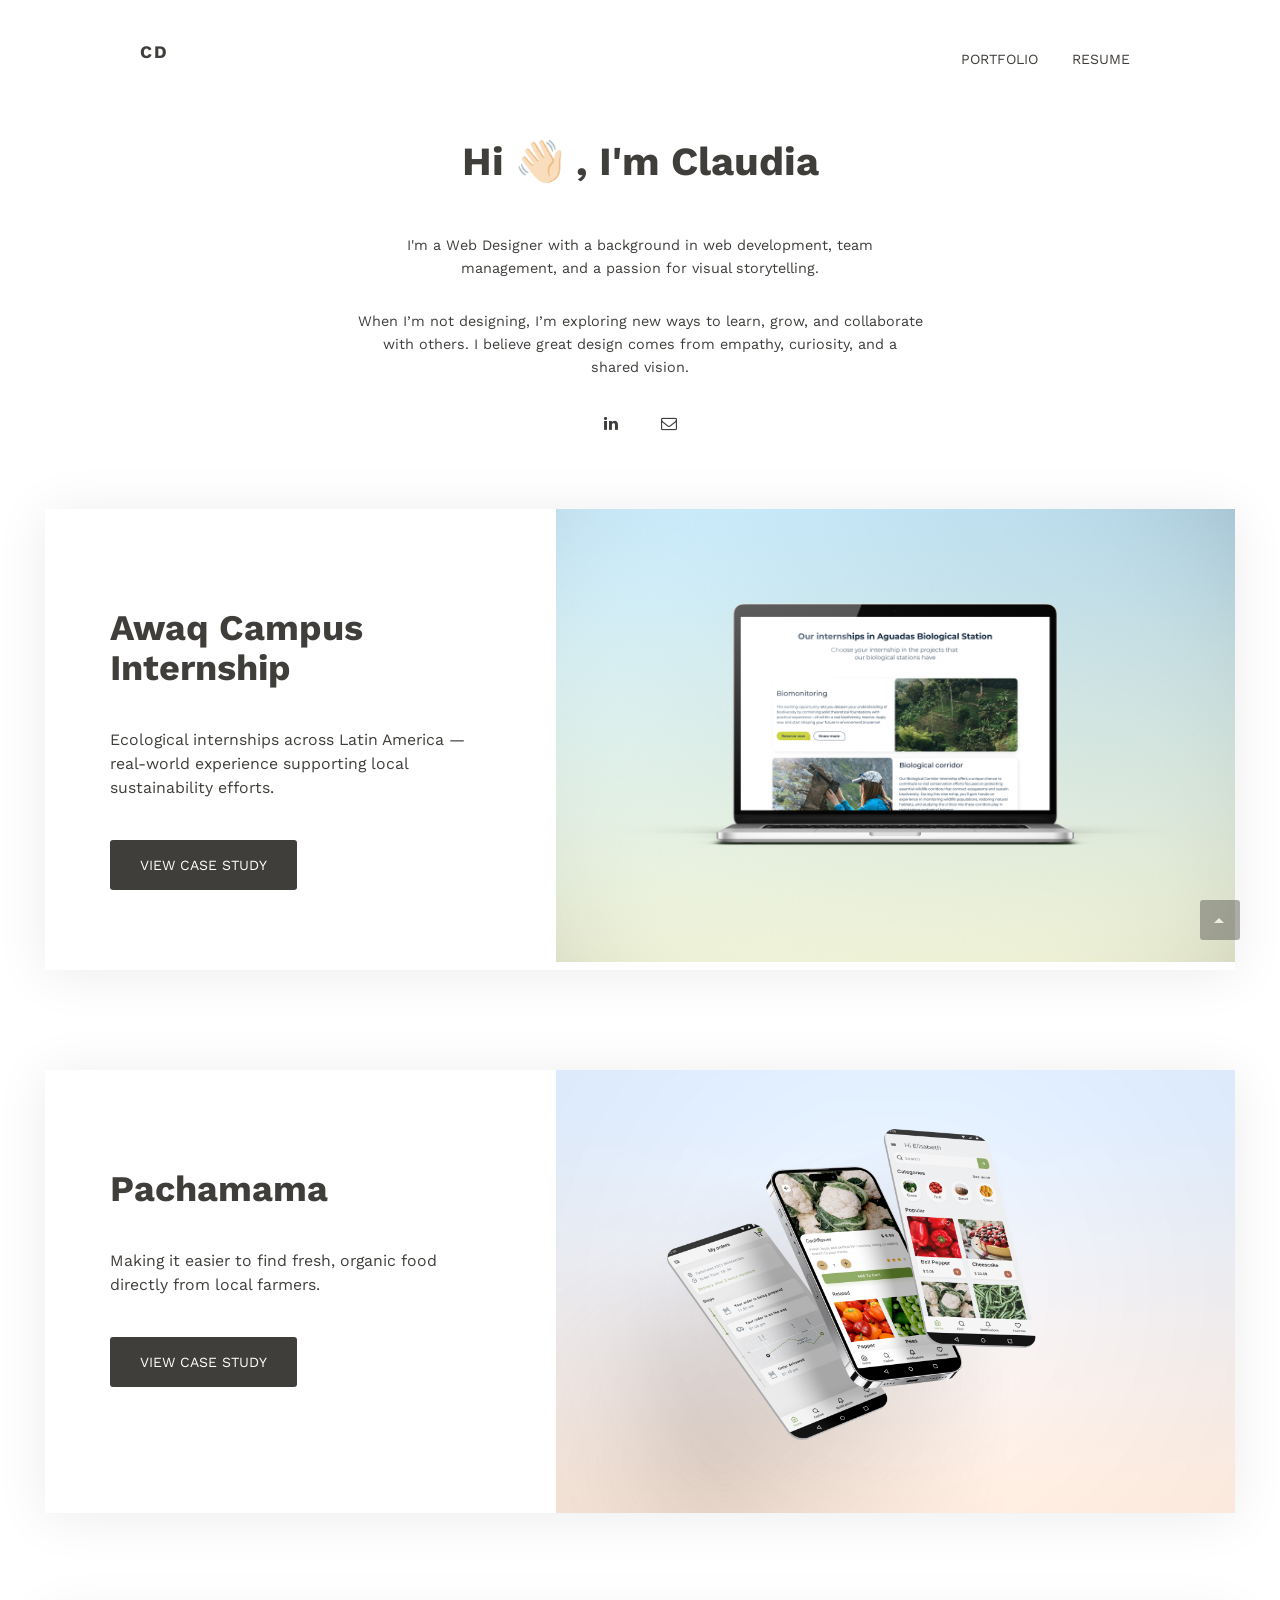
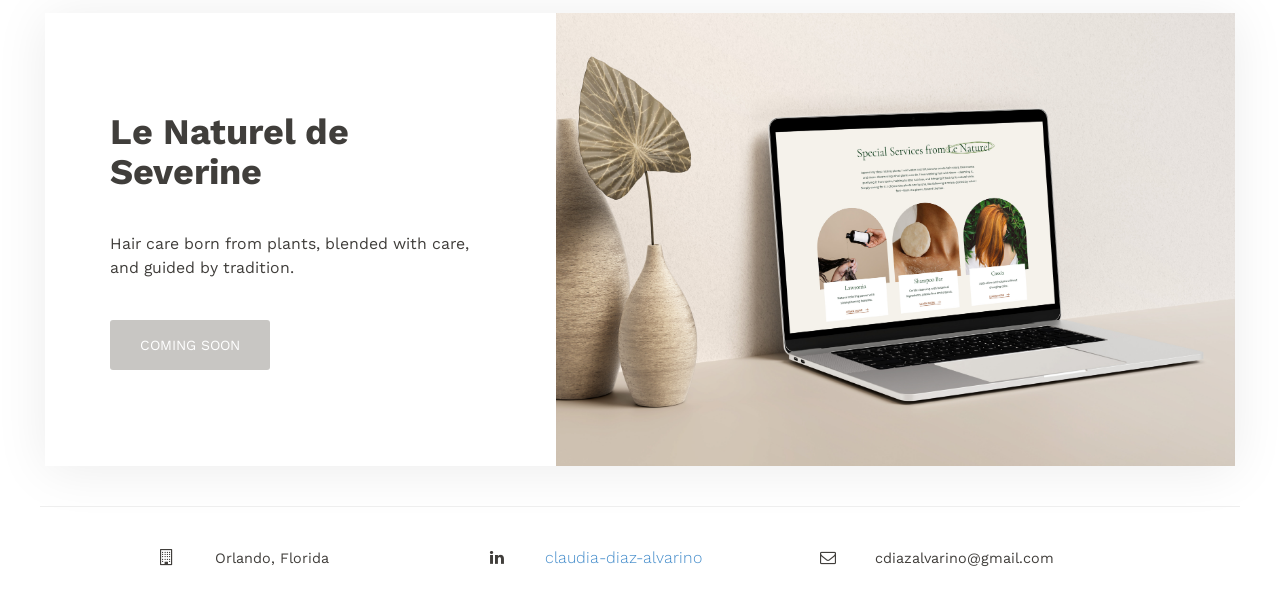
<file: index.html>
<!DOCTYPE html>
<html>
  <head>
    <title>Claudia Diaz Alvarino | Home</title>
    <meta charset='utf-8'>
    <meta content='Description' name=''>
    <meta content='1 day' name='revisit-after'>
    <meta content='width=device-width, initial-scale=1' name='viewport'>
    <link rel="shortcut icon" href="favicon.ico?v=5" type="image/x-icon">
    <!-- Fonts -->
    <link href='http://fonts.googleapis.com/css?family=Roboto:400,100,300,400italic,300italic,100italic,700italic,700' rel='stylesheet' type='text/css'>
    <link href='http://fonts.googleapis.com/css?family=Inconsolata:400,700' rel='stylesheet' type='text/css'>
    <link rel="stylesheet"
    href="https://fonts.googleapis.com/css2?family=Heebo:wght@400;500;600;700&family=Work+Sans:wght@400;600;700&display=swap">
    <!-- Styles -->
    <link href="stylesheets/bootstrap.min.css" rel="stylesheet" type="text/css" />
    <link href="stylesheets/font-awesome.min.css" rel="stylesheet" type="text/css" />
    <link href="stylesheets/style.css" rel="stylesheet" type="text/css" />
    <link rel="stylesheet"
    href="https://fonts.googleapis.com/css2?family=Heebo:wght@400;500;600;700&family=Work+Sans:wght@400;600;700&display=swap">
    <link href="https://fonts.googleapis.com/css2?family=Heebo:wght@100..900&family=Mrs+Saint+Delafield&family=Open+Sans:ital,wght@0,300..800;1,300..800&family=Work+Sans:ital,wght@0,100..900;1,100..900&display=swap" rel="stylesheet">
    <!-- HTML5 fallbacks -->
    <!--[if lt IE 9]>
    <script src="javascripts/html5shiv.js" type="text/javascript"></script>
    <script src="javascripts/respond.min.js" type="text/javascript"></script>
    <![endif]-->
  </head>
  <body>
    <div class='container-fluid'>
      <header data-spy='affix'>
        <section>
          <a class='brand' href='index.html'>
            CD
          </a>
          <ul id='navigation'>
            <div class='trigger'>
              <div class='bar'></div>
              <div class='bar'></div>
              <div class='bar'></div>
            </div>
            <li>
              <a href='index.html'>Portfolio</a>
            </li>
            <li>
              <a href='resume.html'>Resume</a>
            </li>
          </ul>
        </section>
      </header>

      <!-- Intro -->
      <section class='wide pt-100'>
        <div class='block pb-30'>
    
          <div class='row'>
            <div class='col-md-6 col-md-offset-3'>
              <div class='text-center'>
                <div class='title-block'>
                  <h1 class="h1-home">Hi 👋🏻 , I'm Claudia</h1>
                </div> 
<!-- 
                <div class="contenedor">
                  <div class="text">
                    <p>I'm a Web Designer with a background in web development, team management, and a passion for visual storytelling.</p>
                    <p>When I’m not designing, I’m exploring new ways to learn, grow, and collaborate with others. I believe great design comes from empathy, curiosity, and a shared vision.</p>
                  </div>
                  <img class="imagen-cuadrada" src="images/home/test2.png" alt="">
                </div> -->

              
                    <p>I'm a Web Designer with a background in web development, team management, and a passion for visual storytelling.</p>
                    <p>When I’m not designing, I’m exploring new ways to learn, grow, and collaborate with others. I believe great design comes from empathy, curiosity, and a shared vision.</p>
           
                  
                  <!-- <div class='fa fa-heart-o'></div> -->
              
      
               
                
              </div>
              <div class='text-center intro'>
                <div class='social'>
                  <a class='icon fa fa-linkedin' href='https://www.linkedin.com/in/claudia-diaz-alvarino/'></a>
                  <!-- <a class='icon fa fa-behance' href='#'></a> -->
                  <a class='icon fa fa-envelope-o' href='mailto:cdiazalvarino@gmail.com'></a>
                </div>
              </div>
              
            </div>
          </div>
        </div>
      </section>
      
     
      <section class='wide'>
        <div class='block'>

          <!-- DO NOT DELETE -->
          <!-- <a href="aci.html"> 
            <div class='row mb-100'>
            <div class='col-md-12'>
              <img class="fadeIn card" src="images/home/aci.jpg" />
            </div>
          </div></a> -->

          <!-- <a href="pachamama.html"> 
            <div class='row mb-100'>
            <div class='col-md-12'>
              <img class="fadeIn card" src="images/home/coder.jpg" />
            </div>
          </div>
        </a> -->
        <!-- END DO NOT DELETE -->

      

        
          <div class='row mb-100 card'>
            <div class='col-md-5'>
              <div class='block'>
                <h1 class="pb-30">Awaq Campus Internship</h1>
                <h5>Ecological internships across Latin America — real-world experience supporting local sustainability efforts.
                </h5>
                <a class="btn btn-default" href="aci.html">View Case Study</a>
              <!-- <button class='btn btn-primary'>Primary button</button> -->
              </div>
            </div>
            <div class='col-md-7 pr-0'>
              <img class="fadeIn" src="images/projects/aci/hero.jpg" />
            </div>
          </div>
          <div class='row mb-100 card'>
            <div class='col-md-5'>
              <div class='block'>
                <h1 class="pb-30">Pachamama</h1>
                <h5>Making it easier to find fresh, organic food directly from local farmers.</h5>
                <!-- <button class='btn btn-default' >View Case Study</button> -->
                <a class="btn btn-default" href="pachamama.html">View Case Study</a>
              </div>
            </div>
            <div class='col-md-7 pr-0'>
              <img class="fadeIn" src="images/projects/coder/HERO.jpg" />
            </div>
          </div>
          <!-- <div class='row card2'>
            <div class='col-md-5'>
              <div class='block'>
                <h2>E-commerce Experience</h2>
                 <p>Minimal by nature, bold in function. A digital storefront made to feel effortless.
                 </p>
                <a class="btn btn-inactive" aria-disabled="true" href="">Comming Soon</a>
              </div>
            </div>
            <div class='col-md-7 pr-0'>
              <img class="fadeIn" src="images/home/ecommerce3.jpg" />
            </div>
          </div> -->
          <!-- full image do not delete -->
          <!-- <div class='row'>
            <div class='col-md-12'>
              <img class="fadeIn" src="images/projects/05.png" />
            </div>
          </div> -->
          <!-- <div class='row'>
            <div class='col-md-7'>
              <img class="fadeIn" src="images/projects/17.jpg" />
            </div>
            <div class='col-md-5'>
              <div class='block'>
                <h3>The fun part</h3>
                <p>Lorem ipsum dolor sit amet, consectetur adipiscing elit. Quisque mauris sapien, mollis nec gravida vitae, mollis in ligula.</p>
              </div>
            </div>
          </div> -->
          <!-- <div class='row'>
            <div class='col-md-6 col-md-offset-3'>
              <img class="fadeIn" src="images/projects/05.jpg" />
              <div class='block text-center'>
                <h3>Thank you for watching</h3>
                <div class='fa fa-heart-o'></div>
              </div>
            </div>
          </div> -->
          <div class='row card'>
            <div class='col-md-5'>
              <div class='block'>
                <h1 class="pb-30">Le Naturel de Severine</h1>
                 <h5>Hair care born from plants, blended with care, and guided by tradition.
                 </h5>
                <a class="btn btn-inactive" aria-disabled="true" href="">Coming Soon</a>
              </div>
            </div>
            <div class='col-md-7 pr-0'>
              <img class="fadeIn" src="images/home/lenaturel1.jpg" />
            </div>
          </div>

          <!-- <div class='row card2'>
            <div class='col-md-5'>
              <div class='block'>
                <h2>Le Naturel de Severine</h2>
                 <p>Hair care born from plants, blended with care, and guided by tradition.
                 </p>
                <a class="btn btn-inactive" aria-disabled="true" href="">Comming Soon</a>
              </div>
            </div>
            <div class='col-md-7 pr-0'>
              <img class="fadeIn" src="images/home/lenaturel2.jpg" />
            </div>
          </div> -->
        </div>
      </section>

      <!-- <section class='work'>
        <ul id='grid'>
         
          <li class='item photography wide'>
            <a class='inner' href='single.html' style='background:url(images/projects/aci/test.jpg);'>
              <div class='caption'>
                <div class='field'>
                  Design
                </div>
                <div class='titles'>
                  <div class='title'>AWAQ Campus Internship</div>
                  <div class='subtitle'>Packages</div>
                </div>
              </div>
            </a>
          </li>
         
        
         
        
        
        </ul>
      </section> -->
 
<!--      
       <section class='wide'>
        <div class='block pb-0'>
          <div class='row mb-50 pt-100 pb-100'>
            <div class='col-md-4'>
              <div class=''>
                <h2>Elmiron</h2>
                <p>The main goal of the website is to make it easy for users to reserve internships. There is a dedicated internship page, but this information is also displayed in other sections of the website. </p>
              </div>
            </div>
            <div class='col-md-8'>
              <img class="fadeIn" src="images/projects/wt/Emiron.jpg" />
            </div>
          </div>
         
          

         
        </div>
      </section> -->


      <!-- CONTACT -->
      <!-- CONTACT -->
      <section class='contact top-line mobile-center'>
        <div class='block'>
          <div class='row'>
            <div class='col-md-4'>
              <div class='row'>
                <div class='col-md-2'>
                  <div class='fa fa-building-o'></div>
                </div>
                <div class='col-md-10'>
                  <p>Orlando, Florida</p>
                </div>
              </div>
            </div>
            <div class='col-md-4'>
              <div class='row'>
                <div class='col-md-2'>
                  <div class='fa fa-linkedin'></div>
                </div>
                <div class='col-md-10'>
                  <!-- <p>(10) 10 100 100</p>
                  <p>(13) 33 333 337</p> -->
                  <a href="https://www.linkedin.com/in/claudia-diaz-alvarino/">claudia-diaz-alvarino</a>
                </div>
              </div>
            </div>
            <div class='col-md-4'>
              <div class='row'>
                <div class='col-md-2'>
                  <div class='fa fa-envelope-o'></div>
                </div>
                <div class='col-md-10'>
                  <p>cdiazalvarino@gmail.com</p>
                </div>
              </div>
            </div>
          </div>
        </div>
      </section>
      <!-- Footer -->
      <!-- <footer>
        <section class='text-center'>
          <div class='social'>
            <a class='icon fa fa-dribbble' href='#'></a>
            <a class='icon fa fa-behance' href='#'></a>
            <a class='icon fa fa-facebook' href='#'></a>
            <a class='icon fa fa-instagram' href='#'></a>
            <a class='icon fa fa-twitter' href='#'></a>
            <a class='icon fa fa-stumbleupon' href='#'></a>
          </div>
          <div class='copy'>
            &copy; 2015 Tera. All Rights Reserved.
          </div>
        </section>
      </footer> -->
    </div>
    <script src="javascripts/jquery.min.js" type="text/javascript"></script>
    <script src="javascripts/jquery.easing.1.3.js" type="text/javascript"></script>
    <script src="javascripts/jquery.mobile.custom.min.js" type="text/javascript"></script>
    <script src="javascripts/tera-slider.js" type="text/javascript"></script>
    <script src="javascripts/tera-lightbox.js" type="text/javascript"></script>
    <script src="javascripts/isotope.pkgd.min.js" type="text/javascript"></script>
    <script src="javascripts/bootstrap.min.js" type="text/javascript"></script>
    <script src="javascripts/validation.js" type="text/javascript"></script>
    <script src="javascripts/jquery.placeholder.js" type="text/javascript"></script>
    <script src="javascripts/waypoints.min.js" type="text/javascript"></script>
    <script src="javascripts/functions.js" type="text/javascript"></script>
  </body>
</html>
</file>
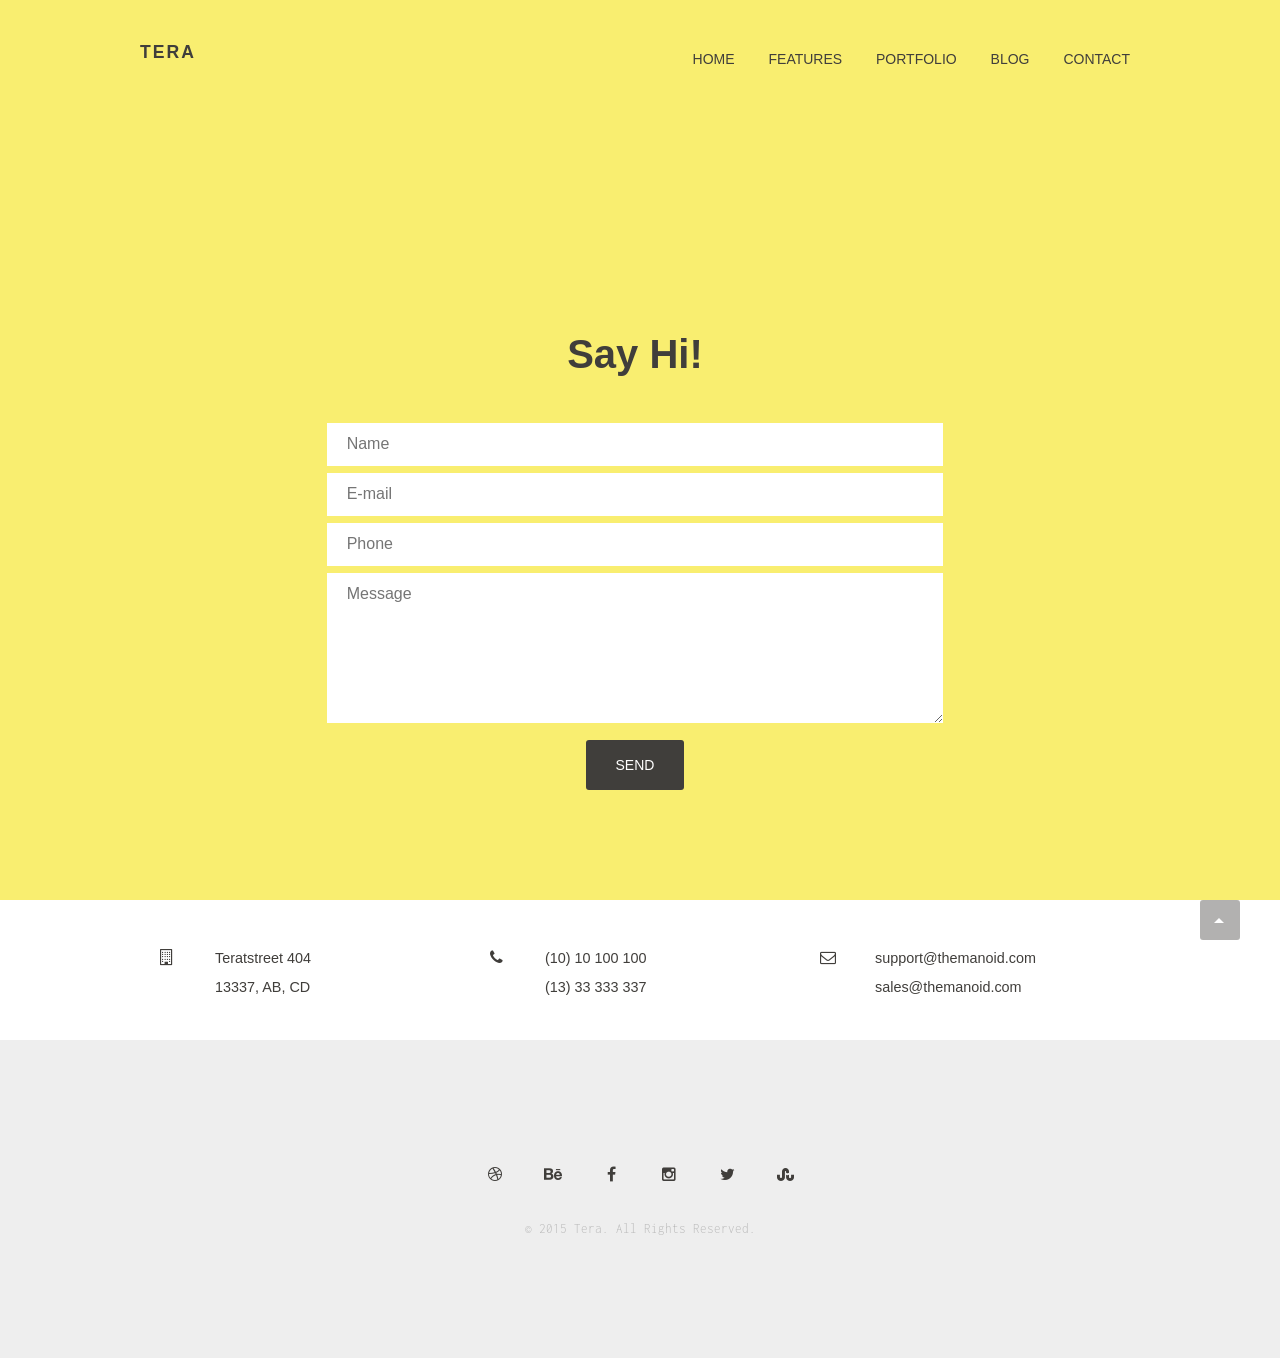
<file: contact.html>
<!DOCTYPE html>
<html>
  <head>
    <title>Tera | Responsive HTML5 Portfolio Template</title>
    <meta charset='utf-8'>
    <meta content='Description' name=''>
    <meta content='1 day' name='revisit-after'>
    <meta content='width=device-width, initial-scale=1' name='viewport'>
    <link rel="shortcut icon" href="favicon.ico?v=5" type="image/x-icon">
    <!-- Fonts -->
    <link href='http://fonts.googleapis.com/css?family=Roboto:400,100,300,400italic,300italic,100italic,700italic,700' rel='stylesheet' type='text/css'>
    <link href='http://fonts.googleapis.com/css?family=Inconsolata:400,700' rel='stylesheet' type='text/css'>
    <!-- Styles -->
    <link href="stylesheets/bootstrap.min.css" rel="stylesheet" type="text/css" />
    <link href="stylesheets/font-awesome.min.css" rel="stylesheet" type="text/css" />
    <link href="stylesheets/style.css" rel="stylesheet" type="text/css" />
    <!-- HTML5 fallbacks -->
    <!--[if lt IE 9]>
    <script src="javascripts/html5shiv.js" type="text/javascript"></script>
    <script src="javascripts/respond.min.js" type="text/javascript"></script>
    <![endif]-->
  </head>
  <body>
    <div class='container-fluid'>
      <header data-spy='affix'>
        <section>
          <a class='brand' href='index.html'>
            Tera
          </a>
          <ul id='navigation'>
            <div class='trigger'>
              <div class='bar'></div>
              <div class='bar'></div>
              <div class='bar'></div>
            </div>
            <li>
              <a href='index.html'>Home</a>
            </li>
            <li>
              <a href='#'>Features</a>
              <ul>
                <li>
                  <a href='tera-slider.html'>Tera Slider</a>
                </li>
                <li>
                  <a href='icons.html'>Retina icons</a>
                </li>
                <li>
                  <a href='404.html'>404 Error page</a>
                </li>
                <li>
                  <a href='index-boxed.html'>Boxed layout</a>
                </li>
                <li>
                  <a href='profile.html'>Profile page</a>
                </li>
                <li>
                  <a href='elements.html'>Elements</a>
                </li>
              </ul>
            </li>
            <li>
              <a href='#'>Portfolio</a>
              <ul>
                <li>
                  <a href='portfolio.html'>Default portfolio</a>
                </li>
                <li>
                  <a href='portfolio-no-spacing.html'>Portfolio no-spacing</a>
                </li>
                <li>
                  <a href='portfolio-3-columns.html'>3 Columns portfolio</a>
                </li>
                <li>
                  <a href='portfolio-lightbox.html'>Lightbox portfolio</a>
                </li>
                <li>
                  <a href='portfolio-caption.html'>Caption portfolio</a>
                </li>
                <li>
                  <a href='single.html'>Single page</a>
                </li>
              </ul>
            </li>
            <li>
              <a href='#'>Blog</a>
              <ul>
                <li>
                  <a href='blog.html'>Blog default</a>
                </li>
                <li>
                  <a href='blog-sidebar.html'>Blog with sidebar</a>
                </li>
                <li>
                  <a href='blog-single.html'>Blog single</a>
                </li>
                <li>
                  <a href='blog-single-sidebar.html'>Blog single with sidebar</a>
                </li>
              </ul>
            </li>
            <li>
              <a href='contact.html'>Contact</a>
            </li>
          </ul>
        </section>
      </header>
      <section class='jumbotron' style='background:#f9ee70'>
        <section>
          <form action='php/email.php' class='row' id='form' name='form'>
            <div class='col-md-8 col-md-offset-2'>
              <div class='block'>
                <div class='title-block text-center'>
                  <h1>Say Hi!</h1>
                </div>
                <input class='form-element' id='name' name='name' placeholder='Name' type='text'>
                <input class='form-element' id='email' name='email' placeholder='E-mail' type='text'>
                <input class='form-element' id='phone' name='phone' placeholder='Phone' type='text'>
                <textarea class='form-element' id='message' name='message' placeholder='Message' type='text'></textarea>
                <div class='text-center'>
                  <button class='btn btn-default' id='send' type='submit'>Send</button>
                </div>
              </div>
            </div>
          </form>
        </section>
      </section>
      <section class='contact mobile-center'>
        <div class='block'>
          <div class='row'>
            <div class='col-md-4'>
              <div class='row'>
                <div class='col-md-2'>
                  <div class='fa fa-building-o'></div>
                </div>
                <div class='col-md-10'>
                  <p>Teratstreet 404</p>
                  <p>13337, AB, CD</p>
                </div>
              </div>
            </div>
            <div class='col-md-4'>
              <div class='row'>
                <div class='col-md-2'>
                  <div class='fa fa-phone'></div>
                </div>
                <div class='col-md-10'>
                  <p>(10) 10 100 100</p>
                  <p>(13) 33 333 337</p>
                </div>
              </div>
            </div>
            <div class='col-md-4'>
              <div class='row'>
                <div class='col-md-2'>
                  <div class='fa fa-envelope-o'></div>
                </div>
                <div class='col-md-10'>
                  <p>support@themanoid.com</p>
                  <p>sales@themanoid.com</p>
                </div>
              </div>
            </div>
          </div>
        </div>
      </section>
      <footer>
        <section class='text-center'>
          <div class='social'>
            <a class='icon fa fa-dribbble' href='#'></a>
            <a class='icon fa fa-behance' href='#'></a>
            <a class='icon fa fa-facebook' href='#'></a>
            <a class='icon fa fa-instagram' href='#'></a>
            <a class='icon fa fa-twitter' href='#'></a>
            <a class='icon fa fa-stumbleupon' href='#'></a>
          </div>
          <div class='copy'>
            &copy; 2015 Tera. All Rights Reserved.
          </div>
        </section>
      </footer>
    </div>
    <script src="javascripts/jquery.min.js" type="text/javascript"></script>
    <script src="javascripts/jquery.easing.1.3.js" type="text/javascript"></script>
    <script src="javascripts/jquery.mobile.custom.min.js" type="text/javascript"></script>
    <script src="javascripts/tera-slider.js" type="text/javascript"></script>
    <script src="javascripts/tera-lightbox.js" type="text/javascript"></script>
    <script src="javascripts/isotope.pkgd.min.js" type="text/javascript"></script>
    <script src="javascripts/bootstrap.min.js" type="text/javascript"></script>
    <script src="javascripts/validation.js" type="text/javascript"></script>
    <script src="javascripts/jquery.placeholder.js" type="text/javascript"></script>
    <script src="javascripts/waypoints.min.js" type="text/javascript"></script>
    <script src="javascripts/functions.js" type="text/javascript"></script>
  </body>
</html>
</file>
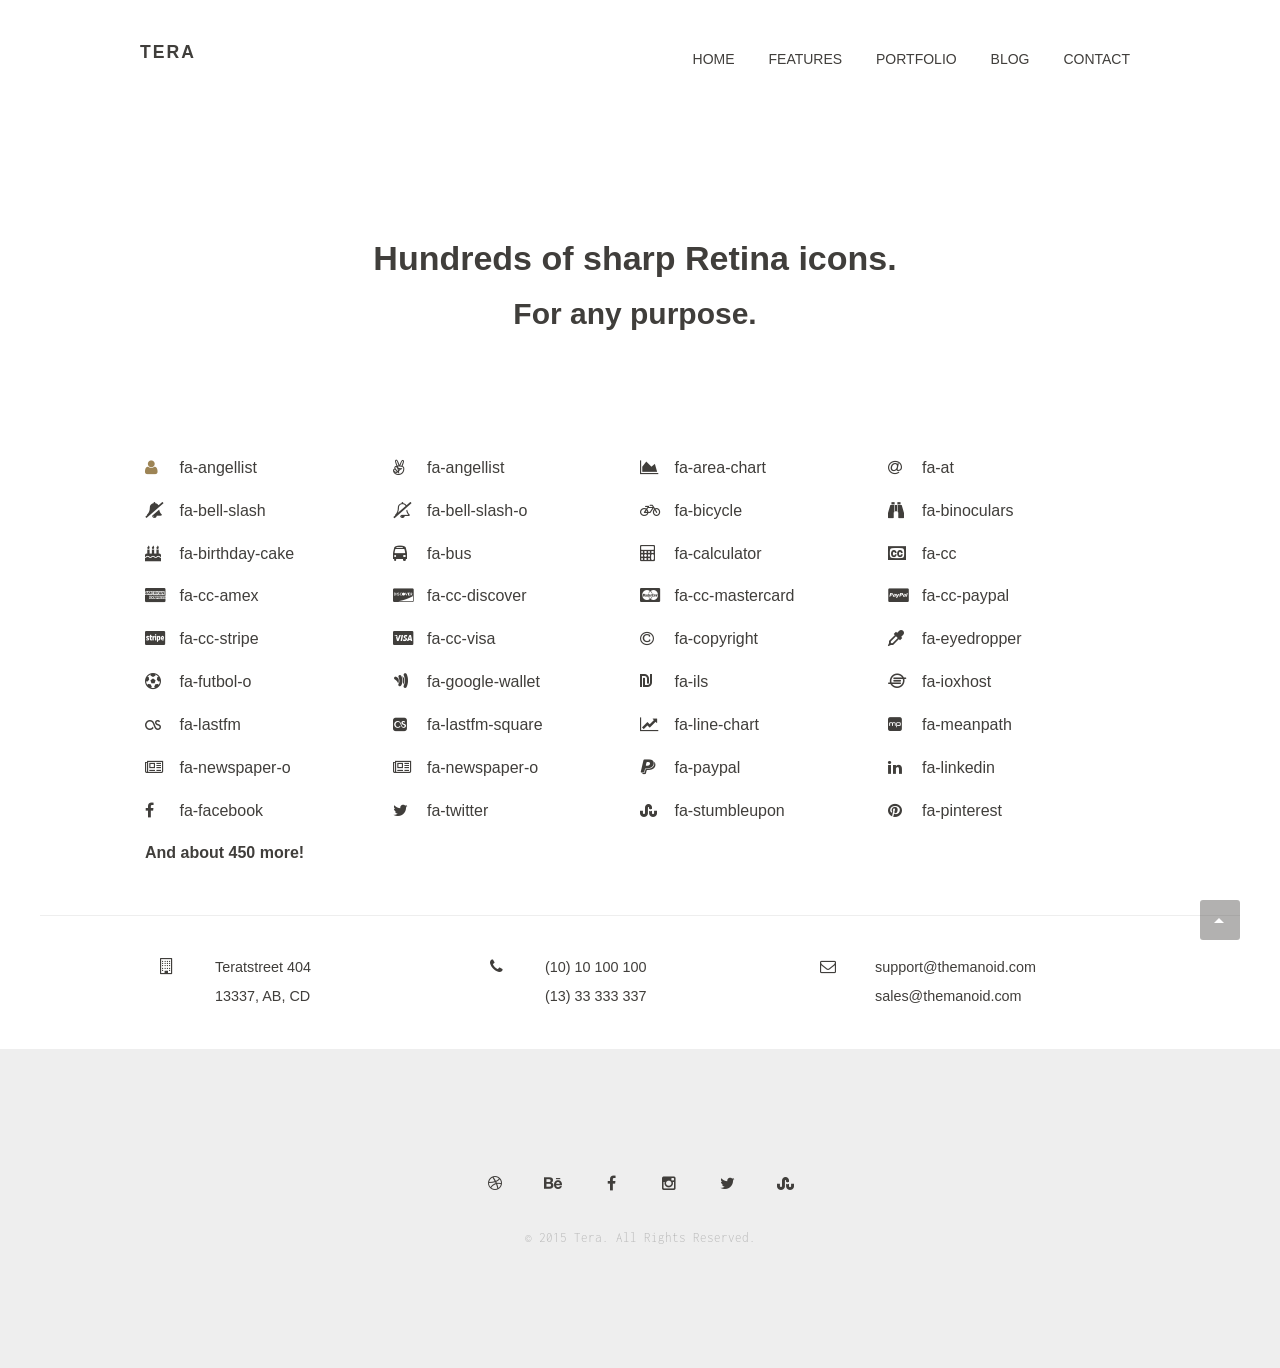
<file: icons.html>
<!DOCTYPE html>
<html>
  <head>
    <title>Tera | Responsive HTML5 Portfolio Template</title>
    <meta charset='utf-8'>
    <meta content='Description' name=''>
    <meta content='1 day' name='revisit-after'>
    <meta content='width=device-width, initial-scale=1' name='viewport'>
    <link rel="shortcut icon" href="favicon.ico?v=5" type="image/x-icon">
    <!-- Fonts -->
    <link href='http://fonts.googleapis.com/css?family=Roboto:400,100,300,400italic,300italic,100italic,700italic,700' rel='stylesheet' type='text/css'>
    <link href='http://fonts.googleapis.com/css?family=Inconsolata:400,700' rel='stylesheet' type='text/css'>
    <!-- Styles -->
    <link href="stylesheets/bootstrap.min.css" rel="stylesheet" type="text/css" />
    <link href="stylesheets/font-awesome.min.css" rel="stylesheet" type="text/css" />
    <link href="stylesheets/style.css" rel="stylesheet" type="text/css" />
    <!-- HTML5 fallbacks -->
    <!--[if lt IE 9]>
    <script src="javascripts/html5shiv.js" type="text/javascript"></script>
    <script src="javascripts/respond.min.js" type="text/javascript"></script>
    <![endif]-->
  </head>
  <body>
    <div class='container-fluid'>
      <header data-spy='affix'>
        <section>
          <a class='brand' href='index.html'>
            Tera
          </a>
          <ul id='navigation'>
            <div class='trigger'>
              <div class='bar'></div>
              <div class='bar'></div>
              <div class='bar'></div>
            </div>
            <li>
              <a href='index.html'>Home</a>
            </li>
            <li>
              <a href='#'>Features</a>
              <ul>
                <li>
                  <a href='tera-slider.html'>Tera Slider</a>
                </li>
                <li>
                  <a href='icons.html'>Retina icons</a>
                </li>
                <li>
                  <a href='404.html'>404 Error page</a>
                </li>
                <li>
                  <a href='index-boxed.html'>Boxed layout</a>
                </li>
                <li>
                  <a href='profile.html'>Profile page</a>
                </li>
                <li>
                  <a href='elements.html'>Elements</a>
                </li>
              </ul>
            </li>
            <li>
              <a href='#'>Portfolio</a>
              <ul>
                <li>
                  <a href='portfolio.html'>Default portfolio</a>
                </li>
                <li>
                  <a href='portfolio-no-spacing.html'>Portfolio no-spacing</a>
                </li>
                <li>
                  <a href='portfolio-3-columns.html'>3 Columns portfolio</a>
                </li>
                <li>
                  <a href='portfolio-lightbox.html'>Lightbox portfolio</a>
                </li>
                <li>
                  <a href='portfolio-caption.html'>Caption portfolio</a>
                </li>
                <li>
                  <a href='single.html'>Single page</a>
                </li>
              </ul>
            </li>
            <li>
              <a href='#'>Blog</a>
              <ul>
                <li>
                  <a href='blog.html'>Blog default</a>
                </li>
                <li>
                  <a href='blog-sidebar.html'>Blog with sidebar</a>
                </li>
                <li>
                  <a href='blog-single.html'>Blog single</a>
                </li>
                <li>
                  <a href='blog-single-sidebar.html'>Blog single with sidebar</a>
                </li>
              </ul>
            </li>
            <li>
              <a href='contact.html'>Contact</a>
            </li>
          </ul>
        </section>
      </header>
      <section class='jumbotron small' style='background:#fff'>
        <section class='text-center'>
          <h1>Hundreds of sharp Retina icons.</h1>
          <h2>For any purpose.</h2>
        </section>
      </section>
      <section>
        <div class='block'>
          <div class='row'>
            <!-- test -->
            <div class='fa-icon col-md-3 col-sm-4 col-xs-6'>
              <i style="color: #9D8455" class='fa fa-user'></i>
              fa-angellist
            </div>
            <!-- end test -->
            <div class='fa-icon col-md-3 col-sm-4 col-xs-6'>
              <i class='fa fa-angellist'></i>
              fa-angellist
            </div>
            <div class='fa-icon col-md-3 col-sm-4 col-xs-6'>
              <i class='fa fa-area-chart'></i>
              fa-area-chart
            </div>
            <div class='fa-icon col-md-3 col-sm-4 col-xs-6'>
              <i class='fa fa-at'></i>
              fa-at
            </div>
            <div class='fa-icon col-md-3 col-sm-4 col-xs-6'>
              <i class='fa fa-bell-slash'></i>
              fa-bell-slash
            </div>
            <div class='fa-icon col-md-3 col-sm-4 col-xs-6'>
              <i class='fa fa-bell-slash-o'></i>
              fa-bell-slash-o
            </div>
            <div class='fa-icon col-md-3 col-sm-4 col-xs-6'>
              <i class='fa fa-bicycle'></i>
              fa-bicycle
            </div>
            <div class='fa-icon col-md-3 col-sm-4 col-xs-6'>
              <i class='fa fa-binoculars'></i>
              fa-binoculars
            </div>
            <div class='fa-icon col-md-3 col-sm-4 col-xs-6'>
              <i class='fa fa-birthday-cake'></i>
              fa-birthday-cake
            </div>
            <div class='fa-icon col-md-3 col-sm-4 col-xs-6'>
              <i class='fa fa-bus'></i>
              fa-bus
            </div>
            <div class='fa-icon col-md-3 col-sm-4 col-xs-6'>
              <i class='fa fa-calculator'></i>
              fa-calculator
            </div>
            <div class='fa-icon col-md-3 col-sm-4 col-xs-6'>
              <i class='fa fa-cc'></i>
              fa-cc
            </div>
            <div class='fa-icon col-md-3 col-sm-4 col-xs-6'>
              <i class='fa fa-cc-amex'></i>
              fa-cc-amex
            </div>
            <div class='fa-icon col-md-3 col-sm-4 col-xs-6'>
              <i class='fa fa-cc-discover'></i>
              fa-cc-discover
            </div>
            <div class='fa-icon col-md-3 col-sm-4 col-xs-6'>
              <i class='fa fa-cc-mastercard'></i>
              fa-cc-mastercard
            </div>
            <div class='fa-icon col-md-3 col-sm-4 col-xs-6'>
              <i class='fa fa-cc-paypal'></i>
              fa-cc-paypal
            </div>
            <div class='fa-icon col-md-3 col-sm-4 col-xs-6'>
              <i class='fa fa-cc-stripe'></i>
              fa-cc-stripe
            </div>
            <div class='fa-icon col-md-3 col-sm-4 col-xs-6'>
              <i class='fa fa-cc-visa'></i>
              fa-cc-visa
            </div>
            <div class='fa-icon col-md-3 col-sm-4 col-xs-6'>
              <i class='fa fa-copyright'></i>
              fa-copyright
            </div>
            <div class='fa-icon col-md-3 col-sm-4 col-xs-6'>
              <i class='fa fa-eyedropper'></i>
              fa-eyedropper
            </div>
            <div class='fa-icon col-md-3 col-sm-4 col-xs-6'>
              <i class='fa fa-futbol-o'></i>
              fa-futbol-o
            </div>
            <div class='fa-icon col-md-3 col-sm-4 col-xs-6'>
              <i class='fa fa-google-wallet'></i>
              fa-google-wallet
            </div>
            <div class='fa-icon col-md-3 col-sm-4 col-xs-6'>
              <i class='fa fa-ils'></i>
              fa-ils
            </div>
            <div class='fa-icon col-md-3 col-sm-4 col-xs-6'>
              <i class='fa fa-ioxhost'></i>
              fa-ioxhost
            </div>
            <div class='fa-icon col-md-3 col-sm-4 col-xs-6'>
              <i class='fa fa-lastfm'></i>
              fa-lastfm
            </div>
            <div class='fa-icon col-md-3 col-sm-4 col-xs-6'>
              <i class='fa fa-lastfm-square'></i>
              fa-lastfm-square
            </div>
            <div class='fa-icon col-md-3 col-sm-4 col-xs-6'>
              <i class='fa fa-line-chart'></i>
              fa-line-chart
            </div>
            <div class='fa-icon col-md-3 col-sm-4 col-xs-6'>
              <i class='fa fa-meanpath'></i>
              fa-meanpath
            </div>
            <div class='fa-icon col-md-3 col-sm-4 col-xs-6'>
              <i class='fa fa-newspaper-o'></i>
              fa-newspaper-o
            </div>
            <div class='fa-icon col-md-3 col-sm-4 col-xs-6'>
              <i class='fa fa-newspaper-o'></i>
              fa-newspaper-o
            </div>
            <div class='fa-icon col-md-3 col-sm-4 col-xs-6'>
              <i class='fa fa-paypal'></i>
              fa-paypal
            </div>
            <div class='fa-icon col-md-3 col-sm-4 col-xs-6'>
              <i class='fa fa-linkedin'></i>
              fa-linkedin
            </div>
            <div class='fa-icon col-md-3 col-sm-4 col-xs-6'>
              <i class='fa fa-facebook'></i>
              fa-facebook
            </div>
            <div class='fa-icon col-md-3 col-sm-4 col-xs-6'>
              <i class='fa fa-twitter'></i>
              fa-twitter
            </div>
            <div class='fa-icon col-md-3 col-sm-4 col-xs-6'>
              <i class='fa fa-stumbleupon'></i>
              fa-stumbleupon
            </div>
            <div class='fa-icon col-md-3 col-sm-4 col-xs-6'>
              <i class='fa fa-pinterest'></i>
              fa-pinterest
            </div>
            <div class='fa-icon col-md-3 col-sm-4 col-xs-6'>
              <strong>
                And about 450 more!
              </strong>
            </div>
          </div>
        </div>
      </section>
      <section class='contact top-line mobile-center'>
        <div class='block'>
          <div class='row'>
            <div class='col-md-4'>
              <div class='row'>
                <div class='col-md-2'>
                  <div class='fa fa-building-o'></div>
                </div>
                <div class='col-md-10'>
                  <p>Teratstreet 404</p>
                  <p>13337, AB, CD</p>
                </div>
              </div>
            </div>
            <div class='col-md-4'>
              <div class='row'>
                <div class='col-md-2'>
                  <div class='fa fa-phone'></div>
                </div>
                <div class='col-md-10'>
                  <p>(10) 10 100 100</p>
                  <p>(13) 33 333 337</p>
                </div>
              </div>
            </div>
            <div class='col-md-4'>
              <div class='row'>
                <div class='col-md-2'>
                  <div class='fa fa-envelope-o'></div>
                </div>
                <div class='col-md-10'>
                  <p>support@themanoid.com</p>
                  <p>sales@themanoid.com</p>
                </div>
              </div>
            </div>
          </div>
        </div>
      </section>
      <footer>
        <section class='text-center'>
          <div class='social'>
            <a class='icon fa fa-dribbble' href='#'></a>
            <a class='icon fa fa-behance' href='#'></a>
            <a class='icon fa fa-facebook' href='#'></a>
            <a class='icon fa fa-instagram' href='#'></a>
            <a class='icon fa fa-twitter' href='#'></a>
            <a class='icon fa fa-stumbleupon' href='#'></a>
          </div>
          <div class='copy'>
            &copy; 2015 Tera. All Rights Reserved.
          </div>
        </section>
      </footer>
    </div>
    <script src="javascripts/jquery.min.js" type="text/javascript"></script>
    <script src="javascripts/jquery.easing.1.3.js" type="text/javascript"></script>
    <script src="javascripts/jquery.mobile.custom.min.js" type="text/javascript"></script>
    <script src="javascripts/tera-slider.js" type="text/javascript"></script>
    <script src="javascripts/tera-lightbox.js" type="text/javascript"></script>
    <script src="javascripts/isotope.pkgd.min.js" type="text/javascript"></script>
    <script src="javascripts/bootstrap.min.js" type="text/javascript"></script>
    <script src="javascripts/validation.js" type="text/javascript"></script>
    <script src="javascripts/jquery.placeholder.js" type="text/javascript"></script>
    <script src="javascripts/waypoints.min.js" type="text/javascript"></script>
    <script src="javascripts/functions.js" type="text/javascript"></script>
  </body>
</html>
</file>
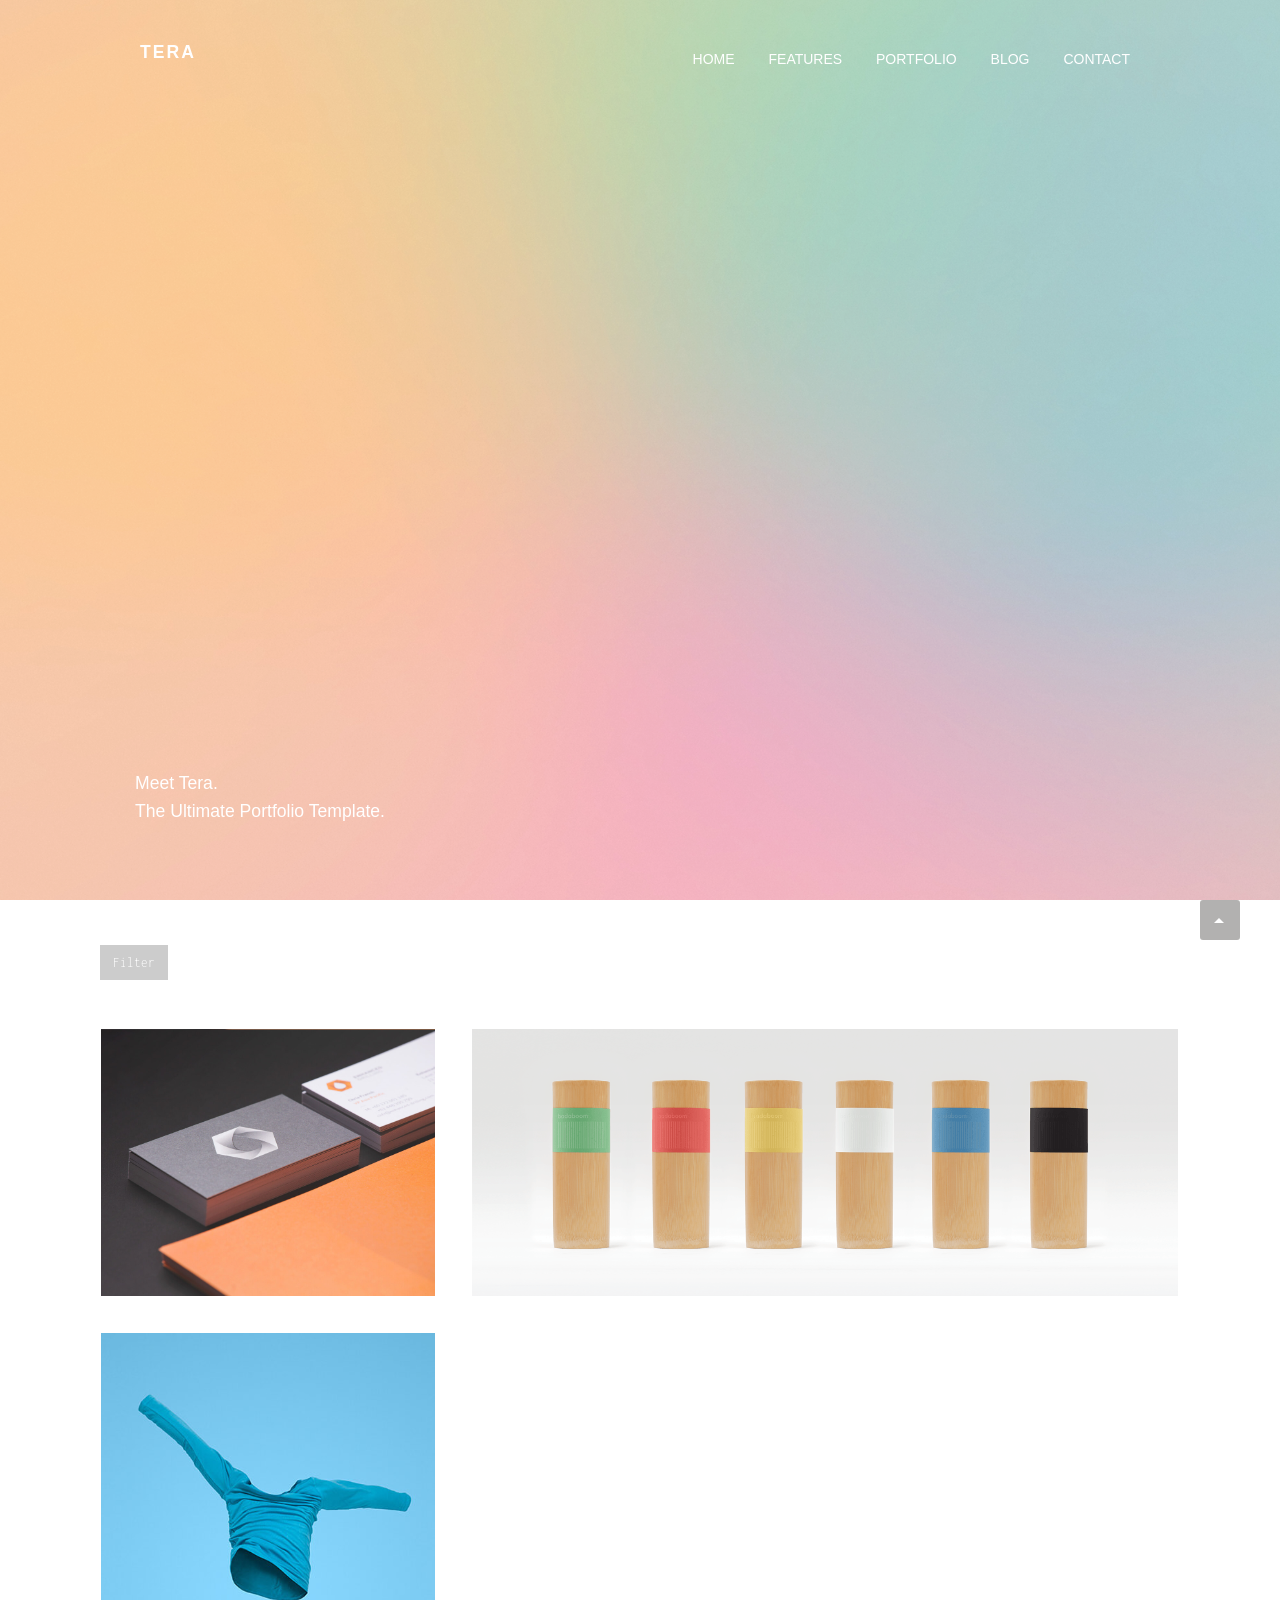
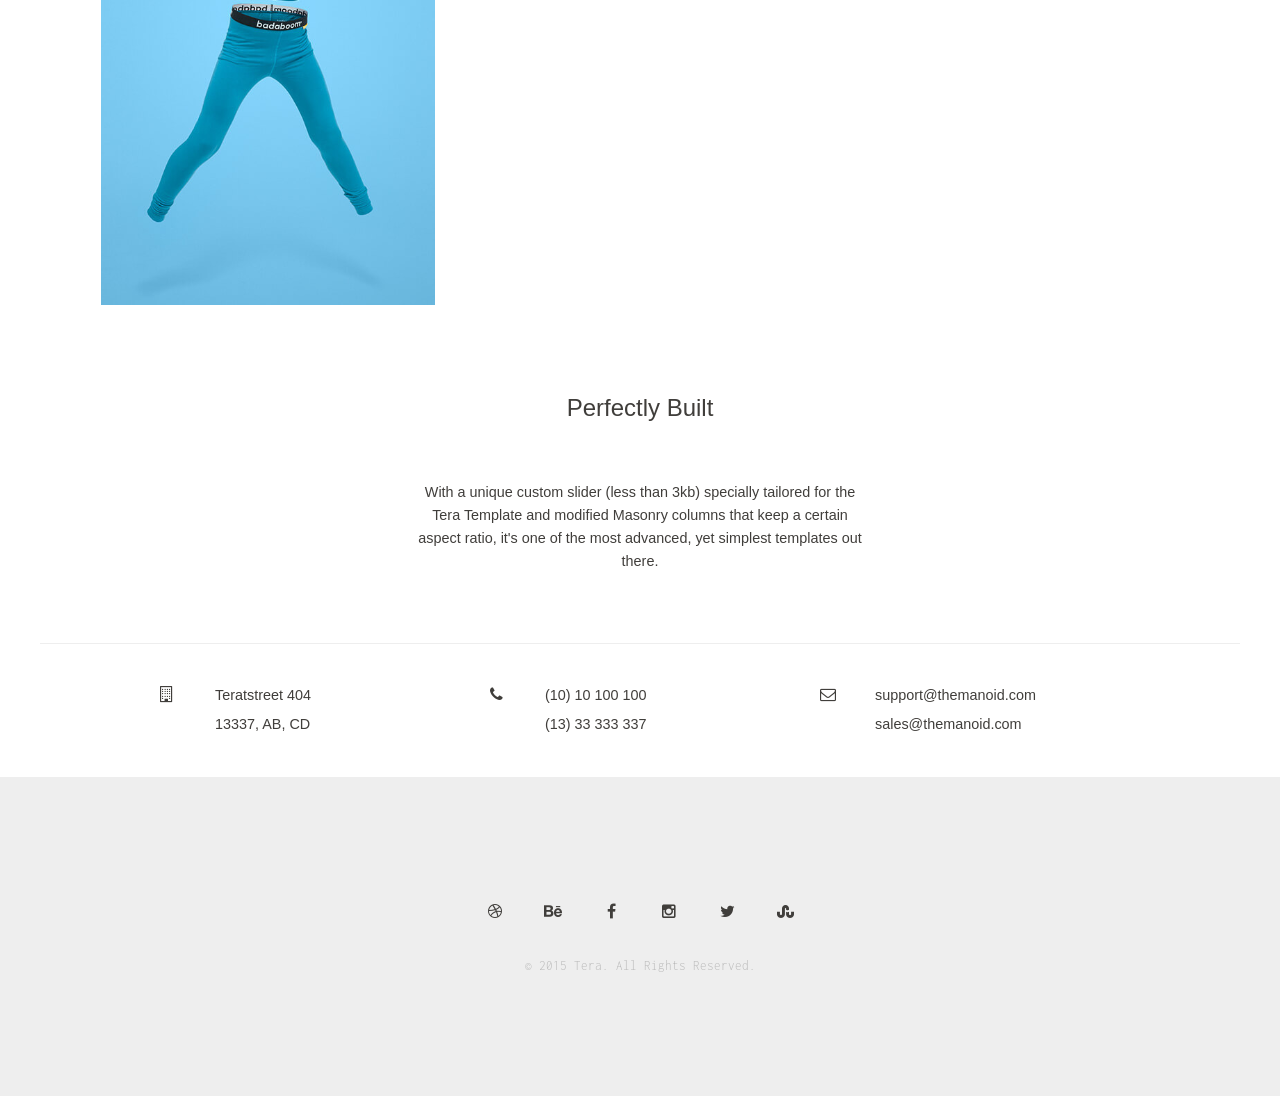
<file: index-original.html>
<!DOCTYPE html>
<html>
  <head>
    <title>Tera | Responsive HTML5 Portfolio Template</title>
    <meta charset='utf-8'>
    <meta content='Description' name=''>
    <meta content='1 day' name='revisit-after'>
    <meta content='width=device-width, initial-scale=1' name='viewport'>
    <link rel="shortcut icon" href="favicon.ico?v=5" type="image/x-icon">
    <!-- Fonts -->
    <link href='http://fonts.googleapis.com/css?family=Roboto:400,100,300,400italic,300italic,100italic,700italic,700' rel='stylesheet' type='text/css'>
    <link href='http://fonts.googleapis.com/css?family=Inconsolata:400,700' rel='stylesheet' type='text/css'>
    <!-- Styles -->
    <link href="stylesheets/bootstrap.min.css" rel="stylesheet" type="text/css" />
    <link href="stylesheets/font-awesome.min.css" rel="stylesheet" type="text/css" />
    <link href="stylesheets/style.css" rel="stylesheet" type="text/css" />
    <!-- HTML5 fallbacks -->
    <!--[if lt IE 9]>
    <script src="javascripts/html5shiv.js" type="text/javascript"></script>
    <script src="javascripts/respond.min.js" type="text/javascript"></script>
    <![endif]-->
  </head>
  <body>
    <div class='container-fluid'>
      <header data-spy='affix'>
        <section>
          <a class='brand' href='index.html'>
            Tera
          </a>
          <ul id='navigation'>
            <div class='trigger'>
              <div class='bar'></div>
              <div class='bar'></div>
              <div class='bar'></div>
            </div>
            <li>
              <a href='index.html'>Home</a>
            </li>
            <li>
              <a href='#'>Features</a>
              <ul>
                <li>
                  <a class='anchor' href='#work'>Anchor link</a>
                </li>
                <li>
                  <a href='tera-slider.html'>Tera Slider</a>
                </li>
                <li>
                  <a href='icons.html'>Retina icons</a>
                </li>
                <li>
                  <a href='404.html'>404 Error page</a>
                </li>
                <li>
                  <a href='index-boxed.html'>Boxed layout</a>
                </li>
                <li>
                  <a href='profile.html'>Profile page</a>
                </li>
                <li>
                  <a href='elements.html'>Elements</a>
                </li>
              </ul>
            </li>
            <li>
              <a href='#'>Portfolio</a>
              <ul>
                <li>
                  <a href='portfolio.html'>Default portfolio</a>
                </li>
                <li>
                  <a href='portfolio-no-spacing.html'>Portfolio no-spacing</a>
                </li>
                <li>
                  <a href='portfolio-3-columns.html'>3 Columns portfolio</a>
                </li>
                <li>
                  <a href='portfolio-lightbox.html'>Lightbox portfolio</a>
                </li>
                <li>
                  <a href='portfolio-caption.html'>Caption portfolio</a>
                </li>
                <li>
                  <a href='single.html'>Single page</a>
                </li>
              </ul>
            </li>
            <li>
              <a href='#'>Blog</a>
              <ul>
                <li>
                  <a href='blog.html'>Blog default</a>
                </li>
                <li>
                  <a href='blog-sidebar.html'>Blog with sidebar</a>
                </li>
                <li>
                  <a href='blog-single.html'>Blog single</a>
                </li>
                <li>
                  <a href='blog-single-sidebar.html'>Blog single with sidebar</a>
                </li>
              </ul>
            </li>
            <li>
              <a href='contact.html'>Contact</a>
            </li>
          </ul>
        </section>
      </header>
      <div class='slider'>
        <ul class='slides'>
          <li class='slide dark'>
            <section class='jumbotron'>
              <!-- <div class='bg' style='background-image:url(https://unsplash.imgix.net/photo-1423176281849-2d0f865692cc?fit=crop&amp;fm=jpg&amp;h=700&amp;q=75&amp;w=1050);'></div> -->
              <div class='bg' style='background-image:url(images/home/test.png)'></div>
              <section>
                <div class='row'>
                  <div class='col-md-6'>
                    <p>Meet Tera. <br>The Ultimate Portfolio Template.</p>
                  </div>
                </div>
              </section>
            </section>
          </li>
          <li class='slide dark'>
            <section class='jumbotron'>
              <div class='bg' style='background-image:url(images/projects/05.jpg);'></div>
              <section>
                <div class='row'>
                  <div class='col-md-12 text-center'>
                    <h1>Think big.</h1>
                  </div>
                </div>
              </section>
            </section>
          </li>
          <li class='slide text-right'>
            <section class='jumbotron'>
              <div class='bg' style='background-image:url(images/projects/05.png);'></div>
              <section>
                <div class='row'>
                  <div class='col-md-12 text-center'>
                    <h1>Show off.</h1>
                  </div>
                </div>
              </section>
            </section>
          </li>
          <li class='slide dark'>
            <section class='jumbotron'>
              <div class='bg' style='background-image:url(images/projects/01.jpg);'></div>
              <section>
                <div class='row'>
                  <div class='col-md-4'>
                    <h1>Express.</h1>
                    <p>With the unique Tera slider, suitable for light and dark image backgrounds.</p>
                  </div>
                </div>
              </section>
            </section>
          </li>
          <li class='slide dark'>
            <section class='jumbotron'>
              <div class='bg' style='background-image:url(https://unsplash.imgix.net/photo-1416400453940-65c69d70ad91?fit=crop&amp;fm=jpg&amp;h=700&amp;q=75&amp;w=1050);'></div>
              <section>
                <div class='row'>
                  <div class='col-md-5'>
                    <h2>It's Ultimate.</h2>
                  </div>
                </div>
              </section>
            </section>
          </li>
        </ul>
      </div>
      <section class='work' id='work'>
        <div class='row'>
          <div class='col-md-8'>
            <div class='pull-left' id='filter-trigger'>Filter</div>
            <ul id='filters'>
              <li>
                <button data-filter='*'>All</button>
              </li>
              <li>
                <button data-filter='.design'>Design</button>
              </li>
              <li>
                <button data-filter='.photography'>Photography</button>
              </li>
              <li>
                <button data-filter='.illustration'>Illustration</button>
              </li>
              <li>
                <button data-filter='.identity'>Identity</button>
              </li>
            </ul>
          </div>
        </div>
        <ul class='col-3' id='grid'>
          <li class='item photography illustration'>
            <a class='inner' href='single.html' style='background:url(images/projects/17.jpg);'>
              <div class='caption'>
                <div class='field'>
                  Identity + Design
                </div>
                <div class='titles'>
                  <div class='title'>Enhanced Drilling</div>
                  <div class='subtitle'>Businesscards</div>
                </div>
              </div>
            </a>
          </li>
          <li class='item photography wide'>
            <a class='inner' href='single.html' style='background:url(images/projects/05.png);'>
              <div class='caption'>
                <div class='field'>
                  Design
                </div>
                <div class='titles'>
                  <div class='title'>Badaboom</div>
                  <div class='subtitle'>Packages</div>
                </div>
              </div>
            </a>
          </li>
          <li class='item identity'>
            <a class='inner' href='single.html' style='background:url(https://ununsplash.imgix.net/photo-1414637104192-f9ab9a0ee249?fit=crop&amp;fm=jpg&amp;h=700&amp;q=75&amp;w=1050);'>
              <div class='caption'>
                <div class='field'>
                  Typography + Branding
                </div>
                <div class='titles'>
                  <div class='title'>Tilli</div>
                  <div class='subtitle'>Branding</div>
                </div>
              </div>
            </a>
          </li>
          <li class='item design'>
            <a class='inner' href='single.html' style='background:url(https://unsplash.imgix.net/photo-1423145406370-2b342ae5b597?fit=crop&amp;fm=jpg&amp;h=700&amp;q=75&amp;w=1050);'>
              <div class='caption'>
                <div class='field'>
                  Design + Print
                </div>
                <div class='titles'>
                  <div class='title'>The Magazine</div>
                  <div class='subtitle'>Issue #01</div>
                </div>
              </div>
            </a>
          </li>
          <li class='item high design identity'>
            <a class='inner' href='single.html' style='background:url(images/projects/02.jpg);'>
              <div class='caption'>
                <div class='field'>
                  Design + Identity
                </div>
                <div class='titles'>
                  <div class='title'>Badaboom</div>
                  <div class='subtitle'>Clothing</div>
                </div>
              </div>
            </a>
          </li>
          <li class='item design identity'>
            <a class='inner' href='single.html' style='background:url(https://unsplash.imgix.net/photo-1423109437485-813895ed077f?fit=crop&amp;fm=jpg&amp;h=700&amp;q=75&amp;w=1050);'>
              <div class='caption'>
                <div class='field'>
                  Design + Identity
                </div>
                <div class='titles'>
                  <div class='title'>Touromi</div>
                  <div class='subtitle'>Briefpaper</div>
                </div>
              </div>
            </a>
          </li>
          <li class='item design illustration'>
            <a class='inner' href='single.html' style='background:url(https://unsplash.imgix.net/photo-1416400453940-65c69d70ad91?fit=crop&amp;fm=jpg&amp;h=700&amp;q=75&amp;w=1050);'>
              <div class='caption'>
                <div class='field'>
                  Design + Illustration
                </div>
                <div class='titles'>
                  <div class='title'>Touromi</div>
                  <div class='subtitle'>Interaction Design</div>
                </div>
              </div>
            </a>
          </li>
        </ul>
      </section>
      <section>
        <div class='row block'>
          <div class='col-md-6 col-md-offset-3'>
            <div class='text-center'>
              <div class='title-block'>
                <h3>Perfectly Built</h3>
              </div>
              <p>With a unique custom slider (less than 3kb) specially tailored for the Tera Template and modified Masonry columns that keep a certain aspect ratio, it's one of the most advanced, yet simplest templates out there.</p>
            </div>
          </div>
        </div>
      </section>
      <section class='contact top-line mobile-center'>
        <div class='block'>
          <div class='row'>
            <div class='col-md-4'>
              <div class='row'>
                <div class='col-md-2'>
                  <div class='fa fa-building-o'></div>
                </div>
                <div class='col-md-10'>
                  <p>Teratstreet 404</p>
                  <p>13337, AB, CD</p>
                </div>
              </div>
            </div>
            <div class='col-md-4'>
              <div class='row'>
                <div class='col-md-2'>
                  <div class='fa fa-phone'></div>
                </div>
                <div class='col-md-10'>
                  <p>(10) 10 100 100</p>
                  <p>(13) 33 333 337</p>
                </div>
              </div>
            </div>
            <div class='col-md-4'>
              <div class='row'>
                <div class='col-md-2'>
                  <div class='fa fa-envelope-o'></div>
                </div>
                <div class='col-md-10'>
                  <p>support@themanoid.com</p>
                  <p>sales@themanoid.com</p>
                </div>
              </div>
            </div>
          </div>
        </div>
      </section>
      <footer>
        <section class='text-center'>
          <div class='social'>
            <a class='icon fa fa-dribbble' href='#'></a>
            <a class='icon fa fa-behance' href='#'></a>
            <a class='icon fa fa-facebook' href='#'></a>
            <a class='icon fa fa-instagram' href='#'></a>
            <a class='icon fa fa-twitter' href='#'></a>
            <a class='icon fa fa-stumbleupon' href='#'></a>
          </div>
          <div class='copy'>
            &copy; 2015 Tera. All Rights Reserved.
          </div>
        </section>
      </footer>
    </div>
    <script src="javascripts/jquery.min.js" type="text/javascript"></script>
    <script src="javascripts/jquery.easing.1.3.js" type="text/javascript"></script>
    <script src="javascripts/jquery.mobile.custom.min.js" type="text/javascript"></script>
    <script src="javascripts/tera-slider.js" type="text/javascript"></script>
    <script src="javascripts/tera-lightbox.js" type="text/javascript"></script>
    <script src="javascripts/isotope.pkgd.min.js" type="text/javascript"></script>
    <script src="javascripts/bootstrap.min.js" type="text/javascript"></script>
    <script src="javascripts/validation.js" type="text/javascript"></script>
    <script src="javascripts/jquery.placeholder.js" type="text/javascript"></script>
    <script src="javascripts/waypoints.min.js" type="text/javascript"></script>
    <script src="javascripts/functions.js" type="text/javascript"></script>
  </body>
</html>
</file>
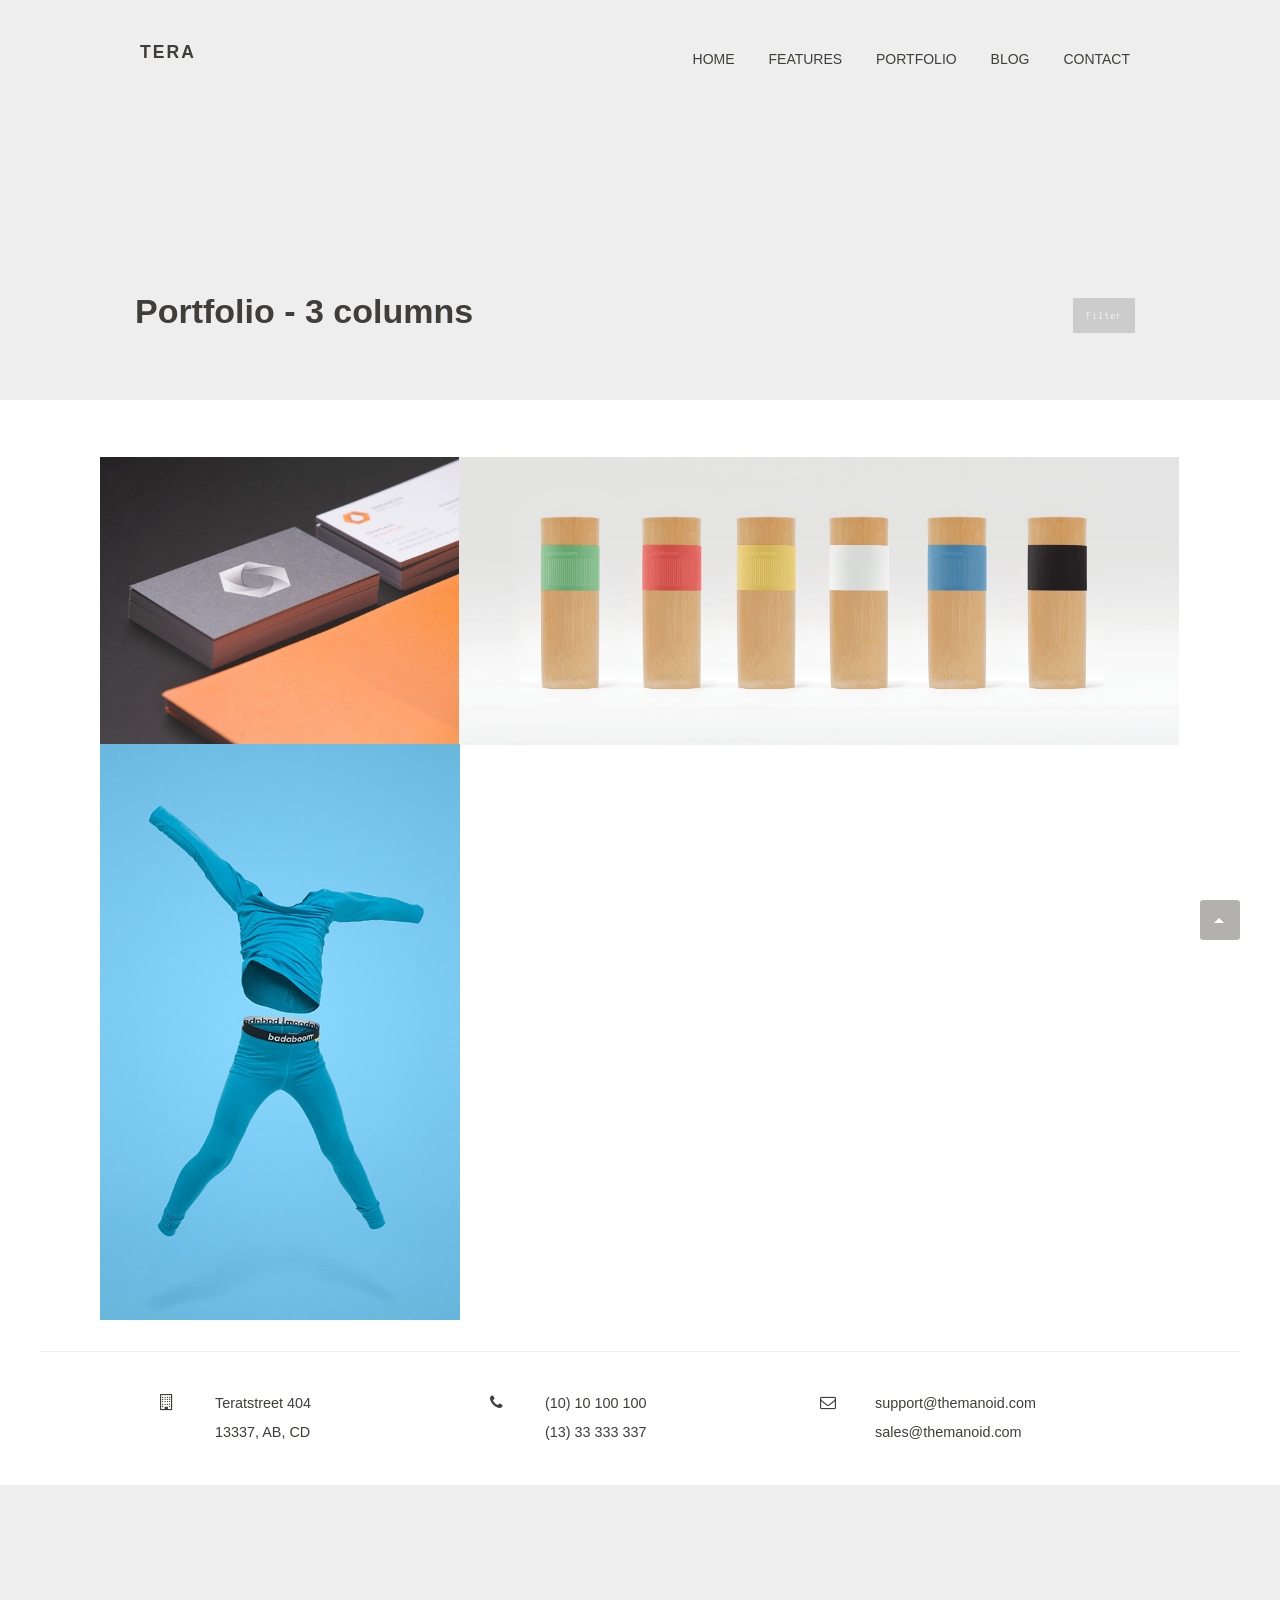
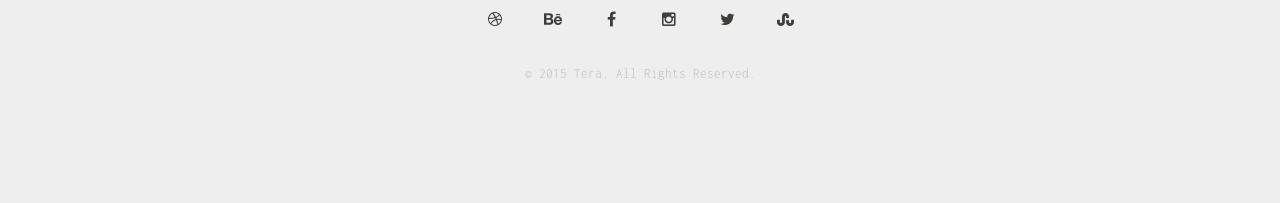
<file: portfolio-3-columns.html>
<!DOCTYPE html>
<html>
  <head>
    <title>Tera | Responsive HTML5 Portfolio Template</title>
    <meta charset='utf-8'>
    <meta content='Description' name=''>
    <meta content='1 day' name='revisit-after'>
    <meta content='width=device-width, initial-scale=1' name='viewport'>
    <link rel="shortcut icon" href="favicon.ico?v=5" type="image/x-icon">
    <!-- Fonts -->
    <link href='http://fonts.googleapis.com/css?family=Roboto:400,100,300,400italic,300italic,100italic,700italic,700' rel='stylesheet' type='text/css'>
    <link href='http://fonts.googleapis.com/css?family=Inconsolata:400,700' rel='stylesheet' type='text/css'>
    <!-- Styles -->
    <link href="stylesheets/bootstrap.min.css" rel="stylesheet" type="text/css" />
    <link href="stylesheets/font-awesome.min.css" rel="stylesheet" type="text/css" />
    <link href="stylesheets/style.css" rel="stylesheet" type="text/css" />
    <!-- HTML5 fallbacks -->
    <!--[if lt IE 9]>
    <script src="javascripts/html5shiv.js" type="text/javascript"></script>
    <script src="javascripts/respond.min.js" type="text/javascript"></script>
    <![endif]-->
  </head>
  <body>
    <div class='container-fluid'>
      <header data-spy='affix'>
        <section>
          <a class='brand' href='index.html'>
            Tera
          </a>
          <ul id='navigation'>
            <div class='trigger'>
              <div class='bar'></div>
              <div class='bar'></div>
              <div class='bar'></div>
            </div>
            <li>
              <a href='index.html'>Home</a>
            </li>
            <li>
              <a href='#'>Features</a>
              <ul>
                <li>
                  <a href='tera-slider.html'>Tera Slider</a>
                </li>
                <li>
                  <a href='icons.html'>Retina icons</a>
                </li>
                <li>
                  <a href='404.html'>404 Error page</a>
                </li>
                <li>
                  <a href='index-boxed.html'>Boxed layout</a>
                </li>
                <li>
                  <a href='profile.html'>Profile page</a>
                </li>
                <li>
                  <a href='elements.html'>Elements</a>
                </li>
              </ul>
            </li>
            <li>
              <a href='#'>Portfolio</a>
              <ul>
                <li>
                  <a href='portfolio.html'>Default portfolio</a>
                </li>
                <li>
                  <a href='portfolio-no-spacing.html'>Portfolio no-spacing</a>
                </li>
                <li>
                  <a href='portfolio-3-columns.html'>3 Columns portfolio</a>
                </li>
                <li>
                  <a href='portfolio-lightbox.html'>Lightbox portfolio</a>
                </li>
                <li>
                  <a href='portfolio-caption.html'>Caption portfolio</a>
                </li>
                <li>
                  <a href='single.html'>Single page</a>
                </li>
              </ul>
            </li>
            <li>
              <a href='#'>Blog</a>
              <ul>
                <li>
                  <a href='blog.html'>Blog default</a>
                </li>
                <li>
                  <a href='blog-sidebar.html'>Blog with sidebar</a>
                </li>
                <li>
                  <a href='blog-single.html'>Blog single</a>
                </li>
                <li>
                  <a href='blog-single-sidebar.html'>Blog single with sidebar</a>
                </li>
              </ul>
            </li>
            <li>
              <a href='contact.html'>Contact</a>
            </li>
          </ul>
        </section>
      </header>
      <section class='jumbotron small'>
        <section>
          <div class='row'>
            <div class='col-md-7'>
              <h1>Portfolio - 3 columns</h1>
            </div>
            <div class='col-md-5'>
              <div id='filter-trigger'>Filter</div>
              <ul class='pull-right' id='filters'>
                <li>
                  <button data-filter='*'>All</button>
                </li>
                <li>
                  <button data-filter='.design'>Design</button>
                </li>
                <li>
                  <button data-filter='.photography'>Photography</button>
                </li>
                <li>
                  <button data-filter='.illustration'>Illustration</button>
                </li>
                <li>
                  <button data-filter='.identity'>Identity</button>
                </li>
              </ul>
            </div>
          </div>
        </section>
      </section>
      <section class='work'>
        <ul class='col-3 no-spacing' id='grid'>
          <li class='item photography illustration'>
            <a class='inner' href='single.html' style='background:url(images/projects/17.jpg);'>
              <div class='caption'>
                <div class='field'>
                  Identity + Design
                </div>
                <div class='titles'>
                  <div class='title'>Enhanced Drilling</div>
                  <div class='subtitle'>Businesscards</div>
                </div>
              </div>
            </a>
          </li>
          <li class='item photography wide'>
            <a class='inner' href='single.html' style='background:url(images/projects/05.png);'>
              <div class='caption'>
                <div class='field'>
                  Design
                </div>
                <div class='titles'>
                  <div class='title'>Badaboom</div>
                  <div class='subtitle'>Packages</div>
                </div>
              </div>
            </a>
          </li>
          <li class='item identity'>
            <a class='inner' href='single.html' style='background:url(https://ununsplash.imgix.net/photo-1414637104192-f9ab9a0ee249?fit=crop&amp;fm=jpg&amp;h=700&amp;q=75&amp;w=1050);'>
              <div class='caption'>
                <div class='field'>
                  Typography + Branding
                </div>
                <div class='titles'>
                  <div class='title'>Tilli</div>
                  <div class='subtitle'>Branding</div>
                </div>
              </div>
            </a>
          </li>
          <li class='item design'>
            <a class='inner' href='single.html' style='background:url(https://unsplash.imgix.net/photo-1423145406370-2b342ae5b597?fit=crop&amp;fm=jpg&amp;h=700&amp;q=75&amp;w=1050);'>
              <div class='caption'>
                <div class='field'>
                  Design + Print
                </div>
                <div class='titles'>
                  <div class='title'>The Magazine</div>
                  <div class='subtitle'>Issue #01</div>
                </div>
              </div>
            </a>
          </li>
          <li class='item high design identity'>
            <a class='inner' href='single.html' style='background:url(images/projects/02.jpg);'>
              <div class='caption'>
                <div class='field'>
                  Design + Identity
                </div>
                <div class='titles'>
                  <div class='title'>Badaboom</div>
                  <div class='subtitle'>Clothing</div>
                </div>
              </div>
            </a>
          </li>
          <li class='item design identity'>
            <a class='inner' href='single.html' style='background:url(https://unsplash.imgix.net/photo-1423109437485-813895ed077f?fit=crop&amp;fm=jpg&amp;h=700&amp;q=75&amp;w=1050);'>
              <div class='caption'>
                <div class='field'>
                  Design + Identity
                </div>
                <div class='titles'>
                  <div class='title'>Touromi</div>
                  <div class='subtitle'>Briefpaper</div>
                </div>
              </div>
            </a>
          </li>
          <li class='item design illustration'>
            <a class='inner' href='single.html' style='background:url(https://unsplash.imgix.net/photo-1416400453940-65c69d70ad91?fit=crop&amp;fm=jpg&amp;h=700&amp;q=75&amp;w=1050);'>
              <div class='caption'>
                <div class='field'>
                  Design + Illustration
                </div>
                <div class='titles'>
                  <div class='title'>Touromi</div>
                  <div class='subtitle'>Interaction Design</div>
                </div>
              </div>
            </a>
          </li>
        </ul>
      </section>
      <section class='contact top-line mobile-center'>
        <div class='block'>
          <div class='row'>
            <div class='col-md-4'>
              <div class='row'>
                <div class='col-md-2'>
                  <div class='fa fa-building-o'></div>
                </div>
                <div class='col-md-10'>
                  <p>Teratstreet 404</p>
                  <p>13337, AB, CD</p>
                </div>
              </div>
            </div>
            <div class='col-md-4'>
              <div class='row'>
                <div class='col-md-2'>
                  <div class='fa fa-phone'></div>
                </div>
                <div class='col-md-10'>
                  <p>(10) 10 100 100</p>
                  <p>(13) 33 333 337</p>
                </div>
              </div>
            </div>
            <div class='col-md-4'>
              <div class='row'>
                <div class='col-md-2'>
                  <div class='fa fa-envelope-o'></div>
                </div>
                <div class='col-md-10'>
                  <p>support@themanoid.com</p>
                  <p>sales@themanoid.com</p>
                </div>
              </div>
            </div>
          </div>
        </div>
      </section>
      <footer>
        <section class='text-center'>
          <div class='social'>
            <a class='icon fa fa-dribbble' href='#'></a>
            <a class='icon fa fa-behance' href='#'></a>
            <a class='icon fa fa-facebook' href='#'></a>
            <a class='icon fa fa-instagram' href='#'></a>
            <a class='icon fa fa-twitter' href='#'></a>
            <a class='icon fa fa-stumbleupon' href='#'></a>
          </div>
          <div class='copy'>
            &copy; 2015 Tera. All Rights Reserved.
          </div>
        </section>
      </footer>
    </div>
    <script src="javascripts/jquery.min.js" type="text/javascript"></script>
    <script src="javascripts/jquery.easing.1.3.js" type="text/javascript"></script>
    <script src="javascripts/jquery.mobile.custom.min.js" type="text/javascript"></script>
    <script src="javascripts/tera-slider.js" type="text/javascript"></script>
    <script src="javascripts/tera-lightbox.js" type="text/javascript"></script>
    <script src="javascripts/isotope.pkgd.min.js" type="text/javascript"></script>
    <script src="javascripts/bootstrap.min.js" type="text/javascript"></script>
    <script src="javascripts/validation.js" type="text/javascript"></script>
    <script src="javascripts/jquery.placeholder.js" type="text/javascript"></script>
    <script src="javascripts/waypoints.min.js" type="text/javascript"></script>
    <script src="javascripts/functions.js" type="text/javascript"></script>
  </body>
</html>
</file>
<file: stylesheets/style.css>
/*

Tera CSS
Version 2.5
Made by Themanoid

	TABLE OF CONTENTS
	_________________

	00. Presets
	01. General
	02. Typography
	03. Elements
	04. Sections
	05. Slider
	06. Portfolio
	07. Modes
	08. Lightbox

*/
/*-----------

 	00 Presets

-------------*/
@import url("tera-slider.css");
@import url("tera-lightbox.css");
::selection {
  background: yellow;
  /* background: #B5E9E3; */
  color: #403E3B; 
}

::-moz-selection {
  background: yellow;
  /* background: #B5E9E3; */
  color: #403E3B; }

* {
  -webkit-font-smoothing: antialiased;
  text-rendering: optimizeLegibility; }

/*-----------

	01 General

-------------*/
html, body {
  font-size: 16px;
  /* font-family: "Roboto", sans-serif; */
  font-family: "Work Sans", sans-serif;
  font-weight: 300;
  background: #fff;
  color: #403E3B;
  width: 100%;
  height: 100%;
  min-height: 100%;
  display: inline-block; }
  @media screen and (max-width: 767px) {
    html, body {
      font-size: 14px; } }
  @media screen and (min-width: 1300px) {
    html, body {
      font-size: 18px; } }

body {
  overflow-x: hidden; }

.container-fluid {
  padding: 0;
  width: 100%;
  height: 100%;
  min-height: 100%;
  -ms-filter: "progid:DXImageTransform.Microsoft.Alpha(Opacity=$ms)";
  filter: alpha(opacity=0);
  -moz-opacity: 0;
  -khtml-opacity: 0;
  opacity: 0;
  -webkit-transition: opacity 0.6s cubic-bezier(0.35, 0.085, 0.305, 1.005);
  -moz-transition: opacity 0.6s cubic-bezier(0.35, 0.085, 0.305, 1.005);
  -o-transition: opacity 0.6s cubic-bezier(0.35, 0.085, 0.305, 1.005);
  transition: opacity 0.6s cubic-bezier(0.35, 0.085, 0.305, 1.005); }
  .container-fluid.loaded {
    -ms-filter: "progid:DXImageTransform.Microsoft.Alpha(Opacity=$ms)";
    filter: alpha(opacity=100);
    -moz-opacity: 1;
    -khtml-opacity: 1;
    opacity: 1; }



    

    .pb-0 {
      padding-bottom: 0px!important;
    }

    .pt-0 {
      padding-top: 0px!important;
    }

    .pr-0{
      padding-right: 0px!important;
    }

    .mb-30{
      margin-bottom: 30px;
    }

    .mb-50{
      margin-bottom: 50px;
    }

    .pt-30{
      padding-top: 30px!important;
    }
    .pb-30{
      padding-bottom: 30px!important;
    }

    .pt-50{
      padding-top: 50px!important;
    }
    .pb-50{
      padding-bottom: 50px!important;
    }

    .pt-100{
      padding-top: 100px!important;
    }

    .pb-100{
      padding-bottom: 100px!important;
    }
     
    .mb-80{
      margin-bottom: 80px;
    }
    .mb-100{
      margin-bottom: 100px!important;
    }

    .mb-150{
      margin-bottom: 150px!important;
    }

    .mt-100{
      margin-top: 100px;
    }

    /* Border of projects */
    .border{
      padding:30px 10px;
      border: 3px solid #EFEFEF
      /* border: 3px solid #EAF9F6; */

    }

    .flex{
      display: flex;
      justify-content: center;
    }


    .fill{
    background-color: #fdf2d8; 
    padding: 0.1em 0.1em;
    font-weight: 500;
    }

    .fill-blue{
    background-color: #E4F3FA; 
    padding: 0.1em 0.1em;
    font-weight: 500;
    }

    .confidential{
      font-family: "Work Sans", sans-serif;
    font-weight: 300;
    font-size: 15px;
    }

    

    



/*-----------

	02 Typography

-------------*/
.title-block {
  padding-bottom: 30px; }
  .title-block h1, .title-block h2, .title-block h3, .title-block h4, .title-block h5, .title-block h6 {
    padding-top: 0;
    margin-top: 0; }
    @media screen and (max-width: 767px) {
      .title-block h1, .title-block h2, .title-block h3, .title-block h4, .title-block h5, .title-block h6 {
        margin-top: 20px; } }
  @media screen and (max-width: 767px) {
    .title-block {
      padding-bottom: 20px;
      text-align: center; } }

h1, h2, h3, h4, h5, h6 {
  color: #403E3B;
  font-weight: normal; }

h1 {
  /* font-family: "Roboto", sans-serif;
  font-weight: 100; */
  font-family: "Work Sans", sans-serif;
    font-optical-sizing: auto;
    font-weight: bold;
    font-style: normal;
 }

.h1-home {
  /* font-family: "Roboto", sans-serif;
  font-weight: 100; */
  font-family: "Work Sans", sans-serif;
    font-optical-sizing: auto;
    font-weight: bold;
    font-style: normal;
    font-size: 2.5em;
 }

  h2{
    font-family: "Work Sans", sans-serif;
    font-optical-sizing: auto;
    font-weight: bold;
    font-style: normal;
  }

  .h2-home{
    /* font-family: "Roboto", sans-serif;
  font-weight: 100; */
  font-family: "Work Sans", sans-serif;
  font-optical-sizing: auto;
  font-weight: bold;
  font-style: normal;
  }

 

h3 {
  font-family: "Work Sans", sans-serif;
  margin-bottom: 20px;
  font-weight: 500; }

h4 {
  /* font-family: "Inconsolata", sans-serif; */
  font-family: "Work Sans", sans-serif;
  font-weight: 400;
  font-size: 1em;
  /* border-bottom: 1px solid #DDDDDD; */
  padding-bottom: 5px;
  font-weight: bold;
    color: #403E3B; 
    /* font-weight: 600; */
}

.resume-h4{

  color: #6d6e71;
  letter-spacing: 1.5px;

}

.resume-h2{
  font-size: 27px;
  letter-spacing: 1.3px;
  font-family: "Crimson Text", serif;
  font-weight: 400;
  font-style: italic;
}
  

p {
  font-size: .9em;
  line-height: 1.6em;
  /* font-family: "Inconsolata", sans-serif; */
  font-family: "Work Sans", sans-serif;
  font-weight: 400;
  /* color: #888; */
  color: #403E3B;
  margin: 10px 0 30px 0; 
}
  p a {
    font-weight: bold; }


h5 {
      font-size: .99em;
      line-height: 1.5em;
      font-family: "Work Sans", sans-serif;
      font-weight: 400;
      color: #403E3B;
      margin: 10px 0 30px 0; 
    }

blockquote {
  border-left: 1px solid #bbb;
  width: 100%;
  border-right: 1px solid #bbb;
  text-align: center;
  margin-bottom: 40px; }

strong {
  font-weight: bold;
  color: #403E3B; }

.subtitle {
  -ms-filter: "progid:DXImageTransform.Microsoft.Alpha(Opacity=$ms)";
  filter: alpha(opacity=70);
  -moz-opacity: 0.7;
  -khtml-opacity: 0.7;
  opacity: 0.7;
  /* font-family: "Inconsolata", sans-serif;  */
  font-family: "Work Sans", sans-serif;
}
  

  /* Lists */
  
  .custom-list {
    list-style: none;
    padding-left: 0;
    font-size: .9em;
    line-height: 1.6em;
    /* font-family: "Inconsolata", sans-serif; */
    font-family: "Work Sans", sans-serif;
    font-weight: 400;
    /* color: #888; */
    color: #403E3B;
    margin: 10px 0 30px 0;
  }
  
  .custom-list li {
    position: relative;
    padding-left: 28px;
    margin-bottom: 16px;
    
  }
  
  .custom-list li::before {
    content: '';
    position: absolute;
    left: 0;
    top: 10px;
    width: 5px;
    height: 5px;
    background-color: #888;
    /* background-color: #403E3B; */
    border-radius: 50%;
  }

  

/*-----------

	03 Elements

-------------*/

.grid {
  -webkit-transition: all .3s;
  transition: all .3s;
}


.card {
  box-shadow: 0px 4px 50px 0px rgba(0, 0, 0, 0.08);
  transition: filter 0.6s cubic-bezier(0.55, 0.055, 0.675, 0.19), 
  opacity 0.6s ease-in-out; 
}

.card:hover {
              filter: brightness(1.03);
  opacity: 1;
}

.card2{
  background-color: #f4f4f4;
    /* border-radius: 8px; */
    flex-wrap: wrap;
    align-items: stretch;
    width: 100%;
    margin: 40px auto;
    transition: all .12s;
    display: flex;
    box-shadow: 0 5px 15px rgba(0, 0, 0, .1), 0 15px 35px rgba(0, 0, 0, .05);

}

.card3{
  /* background-color: #f4f4f4; */
    /* border-radius: 8px; */
    flex-wrap: wrap;
    align-items: stretch;
    width: 100%;
    /* margin: 40px auto; */
    transition: all .12s;
    display: flex;
    box-shadow: 0 5px 15px rgba(0, 0, 0, .1), 0 15px 35px rgba(0, 0, 0, .05);

}


/* .outlined-text {
  font-size: 3rem;
  color: white; 
  -webkit-text-stroke: 1px black; 
  font-weight: 600;
  background-color: transparent;
} */


.responsive-video {
  width: 100%;
  height: auto;
  display: block;
  max-width: 100%;
  border: none;
  box-shadow: none;
  margin: 0;
  padding: 0;
  background: none;
}

.blog-date {
  margin-top: 25px;
  color: #999;
  font-size: .9em; }

.comment-box {
  border: 1px solid #fff;
  padding: 0 20px 15px;
  margin-bottom: 40px;
  -webkit-transition: all 0.3s cubic-bezier(0.35, 0.085, 0.305, 1.005);
  -moz-transition: all 0.3s cubic-bezier(0.35, 0.085, 0.305, 1.005);
  -o-transition: all 0.3s cubic-bezier(0.35, 0.085, 0.305, 1.005);
  transition: all 0.3s cubic-bezier(0.35, 0.085, 0.305, 1.005); }
  .comment-box .title {
    margin: 0 -20px;
    background: #fff;
    padding: 10px 20px; }
  .comment-box:hover {
    -webkit-box-shadow: 0 5px 0 rgba(0, 0, 0, 0.1);
    -moz-box-shadow: 0 5px 0 rgba(0, 0, 0, 0.1);
    -ms-box-shadow: 0 5px 0 rgba(0, 0, 0, 0.1);
    box-shadow: 0 5px 0 rgba(0, 0, 0, 0.1); }

ul.comments {
  list-style: none;
  margin: 30px 0;
  padding: 0; }
  ul.comments li.comment {
    border: 1px solid #fff;
    margin-bottom: 15px;
    -webkit-transition: all 0.3s cubic-bezier(0.35, 0.085, 0.305, 1.005);
    -moz-transition: all 0.3s cubic-bezier(0.35, 0.085, 0.305, 1.005);
    -o-transition: all 0.3s cubic-bezier(0.35, 0.085, 0.305, 1.005);
    transition: all 0.3s cubic-bezier(0.35, 0.085, 0.305, 1.005); }
    ul.comments li.comment:hover {
      -webkit-box-shadow: 0 3px 0 rgba(0, 0, 0, 0.1);
      -moz-box-shadow: 0 3px 0 rgba(0, 0, 0, 0.1);
      -ms-box-shadow: 0 3px 0 rgba(0, 0, 0, 0.1);
      box-shadow: 0 3px 0 rgba(0, 0, 0, 0.1); }
    ul.comments li.comment .user {
      background: #fff;
      display: inline-block;
      width: 100%;
      border-bottom: 1px solid #fff; }
      ul.comments li.comment .user img {
        height: 50px;
        float: left; }
      ul.comments li.comment .user h5 {
        margin: 0 25px;
        line-height: 50px;
        display: inline-block;
        float: left;
        width: auto; }
      ul.comments li.comment .user a.btn {
        float: right;
        display: inline-block;
        margin-right: 10px;
        background: #ddd; }
        ul.comments li.comment .user a.btn:hover {
          background: #403E3B; }
    ul.comments li.comment .comment-body {
      padding: 0 25px;
      display: block;
      float: none;
      clear: both; }
    ul.comments li.comment ul {
      list-style: none; }
      ul.comments li.comment ul li {
        margin-bottom: 15px; }

.back-to-top {
  background: #403E3B;
  width: 40px;
  height: 40px;
  position: fixed;
  right: 40px;
  bottom: -40px;
  cursor: pointer;
  -ms-filter: "progid:DXImageTransform.Microsoft.Alpha(Opacity=$ms)";
  filter: alpha(opacity=40);
  -moz-opacity: 0.4;
  -khtml-opacity: 0.4;
  opacity: 0.4;
  -webkit-border-radius: 3px;
  -moz-border-radius: 3px;
  -ms-border-radius: 3px;
  border-radius: 3px;
  -webkit-transition: all 0.3s cubic-bezier(0.35, 0.085, 0.305, 1.005);
  -moz-transition: all 0.3s cubic-bezier(0.35, 0.085, 0.305, 1.005);
  -o-transition: all 0.3s cubic-bezier(0.35, 0.085, 0.305, 1.005);
  transition: all 0.3s cubic-bezier(0.35, 0.085, 0.305, 1.005); }
  .back-to-top.active {
    bottom: 40px; }
  .back-to-top:after {
    content: ' ';
    position: absolute;
    top: 13px;
    left: 14px;
    border: 5px solid transparent;
    border-bottom-color: #fff; }
  .back-to-top:hover {
    -ms-filter: "progid:DXImageTransform.Microsoft.Alpha(Opacity=$ms)";
    filter: alpha(opacity=100);
    -moz-opacity: 1;
    -khtml-opacity: 1;
    opacity: 1; }
  @media screen and (max-width: 767px) {
    .back-to-top {
      right: 10px; }
      .back-to-top.active {
        bottom: 10px; } }

.service {
  padding: 20px 0; }
  .service .fa {
    margin-top: 15px;
    font-size: 2em;
    float: right; }
  @media screen and (max-width: 992px) {
    .service .fa {
      float: none;
      text-align: center; } }

.top-line {
  border-top: 1px solid #eee; }

.bottom-line {
  border-bottom: 1px solid #eee; }

.brand {


  font-family: "Work Sans", sans-serif;
    font-optical-sizing: auto;
    font-weight: bold;
    font-style: normal;

  font-size: 1.1em;
  padding: 10px 0;
  width: auto;
  display: block;
  float: left;
  text-transform: uppercase;
  letter-spacing: 2px;
  color: #403E3B;
  /* font-weight: 300;  */
}
  .brand:hover {
    color: #403E3B;
    text-decoration: none; }

.fa-icon {
  padding: 10px 0; }
  .fa-icon i {
    width: 30px; }

figure.profile {
  margin: 0 10px;
  text-align: center; }
  figure.profile .social a.icon {
    color: #403E3B;
    background: #eee;
    font-size: 11px;
    height: 20px;
    width: 20px;
    line-height: 20px;
    margin: 0 2px;
    -webkit-border-radius: 3px;
    -moz-border-radius: 3px;
    -ms-border-radius: 3px;
    border-radius: 3px;
    -webkit-transition: all 0.2s cubic-bezier(0.35, 0.085, 0.305, 1.005);
    -moz-transition: all 0.2s cubic-bezier(0.35, 0.085, 0.305, 1.005);
    -o-transition: all 0.2s cubic-bezier(0.35, 0.085, 0.305, 1.005);
    transition: all 0.2s cubic-bezier(0.35, 0.085, 0.305, 1.005); }
    figure.profile .social a.icon:hover {
      background: #403E3B;
      color: #eee;
      text-decoration: none; }
  figure.profile .avatar img {
    width: 100%; }
  figure.profile .description h3 {
    margin: 40px 0 15px 0; }
  figure.profile .description h5 {
    margin-bottom: 18px; }
  @media screen and (max-width: 1300px) {
    figure.profile {
      margin: 30px 0 50px; } }

label {
  margin: 20px 0 7px; }

input.form-element, textarea.form-element {
  background: #fff;
  border: 0;
  -webkit-border-radius: 0;
  -moz-border-radius: 0;
  -ms-border-radius: 0;
  border-radius: 0;
  -webkit-box-shadow: inset 0 0 0 #ddd;
  -moz-box-shadow: inset 0 0 0 #ddd;
  -ms-box-shadow: inset 0 0 0 #ddd;
  box-shadow: inset 0 0 0 #ddd;
  color: #403E3B !important;
  margin: 7px 0;
  padding: 10px 20px;
  width: 100%;
  line-height: auto;
  display: block !important;
  -webkit-transition: all 0.2s cubic-bezier(0.35, 0.085, 0.305, 1.005);
  -moz-transition: all 0.2s cubic-bezier(0.35, 0.085, 0.305, 1.005);
  -o-transition: all 0.2s cubic-bezier(0.35, 0.085, 0.305, 1.005);
  transition: all 0.2s cubic-bezier(0.35, 0.085, 0.305, 1.005); }
  input.form-element.error, textarea.form-element.error {
    background: #e74c3c;
    color: #fff; }
  input.form-element:focus, textarea.form-element:focus {
    -webkit-box-shadow: inset 0 3px 0 #ddd;
    -moz-box-shadow: inset 0 3px 0 #ddd;
    -ms-box-shadow: inset 0 3px 0 #ddd;
    box-shadow: inset 0 3px 0 #ddd;
    outline: none; }

.placeholder {
  color: #aaa; }

textarea.form-element {
  padding: 10px 20px;
  height: 150px;
  resize: vertical; }
  @media screen and (max-width: 767px) {
    textarea.form-element {
      height: 80px; } }

#form .block {
  padding: 40px 20px; }

.progress {
  height: 20px;
  padding: 7px;
  -webkit-border-radius: 0;
  -moz-border-radius: 0;
  -ms-border-radius: 0;
  border-radius: 0;
  -webkit-box-shadow: 0 0 0 0;
  -moz-box-shadow: 0 0 0 0;
  -ms-box-shadow: 0 0 0 0;
  box-shadow: 0 0 0 0; }
  .progress .progress-bar {
    height: 6px;
    -webkit-border-radius: 0;
    -moz-border-radius: 0;
    -ms-border-radius: 0;
    border-radius: 0;
    -webkit-box-shadow: 0 0 0 0;
    -moz-box-shadow: 0 0 0 0;
    -ms-box-shadow: 0 0 0 0;
    box-shadow: 0 0 0 0; }
    .progress .progress-bar.progress-bar-gray {
      background: #403E3B; }

.nav-tabs li a {
  -webkit-border-radius: 0;
  -moz-border-radius: 0;
  -ms-border-radius: 0;
  border-radius: 0;
  color: #aaa; }
  .nav-tabs li a.active {
    color: #403E3B; }

.tab-content {
  border: 1px solid #ddd;
  border-top: 1px solid transparent;
  margin-top: -1px;
  padding: 10px 30px 0; }
  .tab-content img {
    margin-bottom: 30px; }

.btn {
  -webkit-border-radius: 3px;
  -moz-border-radius: 3px;
  -ms-border-radius: 3px;
  border-radius: 3px;
  -webkit-box-shadow: 0 0 0 0;
  -moz-box-shadow: 0 0 0 0;
  -ms-box-shadow: 0 0 0 0;
  box-shadow: 0 0 0 0;
  color: #fff;
  border: 0;
  margin: 10px 0 0;
  padding: 15px 30px;
  text-transform: uppercase;
  -webkit-transition: all 0.2s cubic-bezier(0.35, 0.085, 0.305, 1.005);
  -moz-transition: all 0.2s cubic-bezier(0.35, 0.085, 0.305, 1.005);
  -o-transition: all 0.2s cubic-bezier(0.35, 0.085, 0.305, 1.005);
  transition: all 0.2s cubic-bezier(0.35, 0.085, 0.305, 1.005); }
  .btn.btn-default {
    background: #403E3B; }
    .btn.btn-default:hover, .btn.btn-default.active {
      background: #222;
      color: #fff; }
      .btn.btn-inactive{
        background: #C8C6C3 ;
        pointer-events: none; /* evita clics */
       }
  .btn.btn-lg {
    padding: 20px 35px; }
  .btn.btn-sm {
    padding: 10px 25px; }
  .btn.btn-xs {
    padding: 5px 20px; }
  .btn .fa {
    margin-right: 10px; }

/*----------------
	03.b Navigation
-----------------*/
#navigation {
  float: right;
  font-size: 14px;
  list-style: none;
  margin: 0;
  padding: 12px 0;
  width: auto;
  position: relative; }
  #navigation li {
    display: inline-block;
    margin: 2px 5px;
    background: transparent;
    -webkit-transition: all 0.3s cubic-bezier(0.35, 0.085, 0.305, 1.005);
    -moz-transition: all 0.3s cubic-bezier(0.35, 0.085, 0.305, 1.005);
    -o-transition: all 0.3s cubic-bezier(0.35, 0.085, 0.305, 1.005);
    transition: all 0.3s cubic-bezier(0.35, 0.085, 0.305, 1.005); }
    #navigation li a {
      color: #403E3B;
      /* font-family: "Inconsolata", sans-serif; */
      font-family: "Work Sans", sans-serif;
      font-weight: 400;
      display: inline-block;
      padding: 5px 10px;
      text-transform: uppercase;
     }
    #navigation li:hover a {
      text-decoration: none;
      color: #999; }
    #navigation li:last-child {
      margin-right: 0; }
    #navigation li ul {
      position: absolute;
      top: 40px;
      right: 0;
      left: 0;
      max-height: 0;
      padding: 0 20px;
      background: transparent;
      overflow: hidden;
      -ms-filter: "progid:DXImageTransform.Microsoft.Alpha(Opacity=$ms)";
      filter: alpha(opacity=0);
      -moz-opacity: 0;
      -khtml-opacity: 0;
      opacity: 0;
      -webkit-transition: all 0.2s cubic-bezier(0.35, 0.085, 0.305, 1.005);
      -moz-transition: all 0.2s cubic-bezier(0.35, 0.085, 0.305, 1.005);
      -o-transition: all 0.2s cubic-bezier(0.35, 0.085, 0.305, 1.005);
      transition: all 0.2s cubic-bezier(0.35, 0.085, 0.305, 1.005);
      text-align: center; }
      #navigation li ul li, #navigation li ul li:last-child {
        margin: 1px 0 2px;
        padding: 0;
        background: #fff; }
        #navigation li ul li a, #navigation li ul li:last-child a {
          padding: 3px 5px; }
    #navigation li:hover {
      background: #fff; }
      #navigation li:hover ul {
        padding: 4px 20px;
        max-height: 400px;
        -ms-filter: "progid:DXImageTransform.Microsoft.Alpha(Opacity=$ms)";
        filter: alpha(opacity=100);
        -moz-opacity: 1;
        -khtml-opacity: 1;
        opacity: 1; }
        #navigation li:hover ul li {
          padding: 0; }
          #navigation li:hover ul li:hover {
            background: #403E3B; }
  @media screen and (max-width: 767px) {
    #navigation {
      padding: 5px 0;
      position: absolute;
      top: 0;
      right: 5px;
      left: 5px; }
      #navigation li {
        display: block;
        padding: 5px;
        margin: 0;
        text-align: right; }
        #navigation li:hover {
          background: #fff; }
        #navigation li:last-child {
          padding: 5px; }
        #navigation li ul li:hover {
          background: #403E3B !important; }
        #navigation li ul li:last-child {
          padding: 0; } }

/*-----------

	04 Sections

-------------*/
header {
  position: fixed;
  padding-top: 30px;
  left: 0;
  top: 0;
  right: 0;
  z-index: 10; }
  @media screen and (max-width: 767px) {
    header {
      padding-top: 5px; } }

section {
  margin: 0 auto;
  width: 100%;
  max-width: 1200px;
  padding: 0 100px; }
  section.block {
    padding: 100px; }
    section.block.small {
      padding: 20px; }
    @media screen and (max-width: 1300px) {
      section.block {
        padding: 60px; } }
    @media screen and (max-width: 992px) {
      section.block {
        padding: 40px; } }
    @media screen and (max-width: 767px) {
      section.block {
        padding: 20px; } }
  section.wide {
    max-width: 100%;
    padding: 0; }
  section.gray {
    background: #eee; }
    section.light-gray {
      background: #F8F8F8;
     }
    section.blue {
      background: #EAFAFA;
    }
    section.green {
      background: #F5F6E9;
    }

   
    section.greenapp{
      background: #EFF6E9;
    }
    section.blueapp{
       background: #DCEAFB
    }
    section.blueaci{
      /* background: #cfe5f0; */
      /* background: #D5EAF6; */
      /* background: #DAEDF6; */
      background: #E4F3FA;

    }
    section.blue{
      background: #C0D8E3;
      /* background: #DCEAFB */
    }
    section.orange{
      /* background: #F7DCC3; */
      /* background: linear-gradient(180deg, #F7DCC3 0%, #ffffff 100%); */
      background: #FBE9DC;
       /* background: #DCEAFB */
    }

    .gradient{
      /* background: linear-gradient(to right, #f7c197, #f0adb2, #9fc2c7); */
      /* background: linear-gradient(to right, #f7c197 0%, #f0adb2 50%, #9fc2c7 100%); */
      /* background: linear-gradient(to right, #f7c197, #f0adb2, #9fc2c7); */
      background: linear-gradient(to right, #e4c1f9, #a0c4ff);
    }
  section.jumbotron {
    max-width: 100%;
    height: 100%;
    margin: 0;
    padding: 0;
    position: relative;
    display: inline-block; }
    section.jumbotron.small {
      height: 400px !important; }
    section.jumbotron .bg {
      background-attachment: static;
      background-position: 50% 50%;
      background-repeat: no-repeat;
      background-size: cover;
      position: absolute;
      top: 0;
      left: 0;
      right: 0;
      bottom: 0; }
    section.jumbotron h1 {
      font-size: 2.5em; }
    section.jumbotron h3 {
      font-size: 1.1em; }
    section.jumbotron p {
      font-size: 1.1em;
      color: #403E3B; }
    section.jumbotron .btn {
      margin-bottom: 10px; }
    section.jumbotron section {
      position: absolute;
      bottom: 60px;
      left: -10px;
      right: 0; }
      @media screen and (max-width: 767px) {
        section.jumbotron section {
          bottom: 5px; } }
      section.jumbotron section.top {
        bottom: auto;
        top: 90px; }
        @media screen and (max-width: 767px) {
          section.jumbotron section.top {
            bottom: auto;
            top: 70px; } }
  section .block {
    padding: 100px;
    max-width: 1200px;
    margin: 0 auto; }
    section .block.small {
      padding: 10px !important; }
    @media screen and (min-width: 1300px) {
      section .block {
        max-width: 1400px; } }
    @media screen and (max-width: 1300px) {
      section .block {
        padding: 40px 20px; } }
    section .block img {
      max-width: 100%; }
    section .block .block {
      padding: 80px 50px; }
      section .block .block.small {
        padding: 50px; }
  section.work {
    max-width: 1400px;
    padding-top: 20px; }
  @media screen and (min-width: 1300px) {
    section {
      max-width: 1400px; } }
  @media screen and (max-width: 767px) {
    section {
      padding: 0 20px; }
      section .block {
        padding: 10px; } }

.sidebar {
  padding: 20px 30px; }
  @media screen and (max-width: 767px) {
    .sidebar {
      padding: 20px 0; } }
  .sidebar #searchform {
    width: 100%;
    clear: both;
    float: none;
    display: inline-block;
    position: relative; }
    .sidebar #searchform label {
      width: 30%;
      float: left; }
    .sidebar #searchform input#s {
      float: left;
      width: 70%;
      margin-top: 17px;
      padding: 3px;
      border: 0;
      background: #eee; }
    .sidebar #searchform button {
      position: absolute;
      right: 1px;
      top: 2px;
      top: 17px;
      z-index: 2;
      border: 0;
      width: 30px;
      height: 29px;
      background: transparent; }
      .sidebar #searchform button:before {
        content: "\f002" !important;
        font-family: "FontAwesome" !important;
        width: 29px;
        height: 30px;
        line-height: 30px;
        left: 0;
        top: 0;
        position: absolute;
        z-index: 3;
        text-align: center;
        color: #403E3B !important; }
  .sidebar ul.list {
    list-style: none;
    padding: 0; }
    .sidebar ul.list li {
      padding: 10px 0;
      border-bottom: 1px solid #ddd;
      -webkit-transition: all 0.2s cubic-bezier(0.35, 0.085, 0.305, 1.005);
      -moz-transition: all 0.2s cubic-bezier(0.35, 0.085, 0.305, 1.005);
      -o-transition: all 0.2s cubic-bezier(0.35, 0.085, 0.305, 1.005);
      transition: all 0.2s cubic-bezier(0.35, 0.085, 0.305, 1.005); }
      .sidebar ul.list li a {
        color: #403E3B;
        font-family: "Inconsolata", sans-serif;
        font-size: .9em; }
        .sidebar ul.list li a:hover {
          text-decoration: none; }
      .sidebar ul.list li:hover {
        padding: 10px;
        border-bottom: 1px solid #403E3B; }

.content {
  padding: 60px 0; }
  .content img {
    max-width: 100%;
    margin: 30px 0; }

a.blog-item {
  height: auto; }
  a.blog-item .thumbnail {
    -webkit-border-radius: 0;
    -moz-border-radius: 0;
    -ms-border-radius: 0;
    border-radius: 0;
    border: 0;
    padding: 0;
    position: relative;
    background: #403E3B; }
    a.blog-item .thumbnail img {
      -webkit-transition: opacity 0.2s cubic-bezier(0.35, 0.085, 0.305, 1.005);
      -moz-transition: opacity 0.2s cubic-bezier(0.35, 0.085, 0.305, 1.005);
      -o-transition: opacity 0.2s cubic-bezier(0.35, 0.085, 0.305, 1.005);
      transition: opacity 0.2s cubic-bezier(0.35, 0.085, 0.305, 1.005); }
    a.blog-item .thumbnail .date {
      position: absolute;
      right: 0;
      top: 0;
      padding: 0 0 10px 10px;
      color: #403E3B;
      background: #fff;
      z-index: 9; }
  a.blog-item:hover {
    text-decoration: none; }
    a.blog-item:hover img {
      -ms-filter: "progid:DXImageTransform.Microsoft.Alpha(Opacity=$ms)";
      filter: alpha(opacity=30);
      -moz-opacity: 0.3;
      -khtml-opacity: 0.3;
      opacity: 0.3; }
  a.blog-item:after {
    padding: 0 !important; }

.contact p {
  margin: 0 0 6px; }
@media screen and (max-width: 992px) {
  .contact .fa {
    margin-top: 20px; } }

footer {
  background: #eee;
  margin-top: -5px; }
  footer section {
    padding: 120px 0;
    font-family: "Inconsolata", sans-serif;
    font-size: 16px; }
  footer a.icon {
    margin: 0 10px;
    display: inline-block;
    width: 30px;
    height: 30px;
    line-height: 30px;
    text-align: center;
    color: #403E3B;
    cursor: pointer;
    -webkit-transition: color 0.3s cubic-bezier(0.35, 0.085, 0.305, 1.005);
    -moz-transition: color 0.3s cubic-bezier(0.35, 0.085, 0.305, 1.005);
    -o-transition: color 0.3s cubic-bezier(0.35, 0.085, 0.305, 1.005);
    transition: color 0.3s cubic-bezier(0.35, 0.085, 0.305, 1.005); }
    footer a.icon:hover {
      text-decoration: none;
      color: #bbb; }
  footer .copy {
    margin-top: 30px;
    color: #bbb;
    font-size: .8em; }
  @media screen and (max-width: 992px) {
    footer section {
      padding: 80px 0; } }
  @media screen and (max-width: 767px) {
    footer section {
      padding: 40px 0; }
    footer a.icon {
      width: 10px; } }


      /* Intro --------*/

  .intro {
    padding: 0px 0;
    font-family: "Inconsolata", sans-serif;
    font-size: 16px; }
  .intro a.icon {
    margin: 0 10px;
    display: inline-block;
    width: 30px;
    height: 30px;
    line-height: 30px;
    text-align: center;
    color: #403E3B;
    cursor: pointer;
    -webkit-transition: color 0.3s cubic-bezier(0.35, 0.085, 0.305, 1.005);
    -moz-transition: color 0.3s cubic-bezier(0.35, 0.085, 0.305, 1.005);
    -o-transition: color 0.3s cubic-bezier(0.35, 0.085, 0.305, 1.005);
    transition: color 0.3s cubic-bezier(0.35, 0.085, 0.305, 1.005); }
    .intro a.icon:hover {
      text-decoration: none;
      color: #bbb; }
  .intro .copy {
    margin-top: 30px;
    color: #bbb;
    font-size: .8em; }
  @media screen and (max-width: 992px) {
    .intro {
      padding: 20px 0; } }
  @media screen and (max-width: 767px) {
    .intro {
      padding: 20px 0; }
    .intro a.icon {
      width: 10px; } }


/*---------

	05 Slider

-----------*/
/*-----------------

	06 Portfolio

------------------*/
#grid {
  list-style: none;
  margin: 30px -2%;
  padding: 0;
  max-width: 1200px;
  width: 104%;
  -webkit-transition: height 0.3s cubic-bezier(0.35, 0.085, 0.305, 1.005);
  -moz-transition: height 0.3s cubic-bezier(0.35, 0.085, 0.305, 1.005);
  -o-transition: height 0.3s cubic-bezier(0.35, 0.085, 0.305, 1.005);
  transition: height 0.3s cubic-bezier(0.35, 0.085, 0.305, 1.005); }
  @media screen and (min-width: 1300px) {
    #grid {
      max-width: 1400px; } }
  #grid .item {
    padding: 0;
    margin: 2%;
    width: 46%; }
    @media screen and (max-width: 767px) {
      #grid .item {
        width: 100% !important;
        margin: 1% 0 !important; } }
    #grid .item:after {
      padding-top: 80%;
      display: block;
      content: ''; }
    #grid .item .inner {
      position: absolute;
      top: 0;
      left: 0;
      bottom: 0;
      right: 0;
      -webkit-transition: opacity 1s cubic-bezier(0.35, 0.085, 0.305, 1.005);
      -moz-transition: opacity 1s cubic-bezier(0.35, 0.085, 0.305, 1.005);
      -o-transition: opacity 1s cubic-bezier(0.35, 0.085, 0.305, 1.005);
      transition: opacity 1s cubic-bezier(0.35, 0.085, 0.305, 1.005);
      -ms-filter: "progid:DXImageTransform.Microsoft.Alpha(Opacity=$ms)";
      filter: alpha(opacity=10);
      -moz-opacity: 0.1;
      -khtml-opacity: 0.1;
      opacity: 0.1; }
    #grid .item.visible .inner {
      -ms-filter: "progid:DXImageTransform.Microsoft.Alpha(Opacity=$ms)";
      filter: alpha(opacity=100);
      -moz-opacity: 1;
      -khtml-opacity: 1;
      opacity: 1; }
    #grid .item.high:after {
      padding-top: 168.4%; }
    #grid .item.wide {
      width: 96%; }
      #grid .item.wide:after {
        padding-top: 40%; }
    #grid .item.cap-2 {
      position: relative;
      background: none; }
      #grid .item.cap-2:after {
        padding: 0 !important; }
      #grid .item.cap-2 img {
        width: 100%;
        -webkit-transition: opacity 0.3s cubic-bezier(0.35, 0.085, 0.305, 1.005);
        -moz-transition: opacity 0.3s cubic-bezier(0.35, 0.085, 0.305, 1.005);
        -o-transition: opacity 0.3s cubic-bezier(0.35, 0.085, 0.305, 1.005);
        transition: opacity 0.3s cubic-bezier(0.35, 0.085, 0.305, 1.005); }
      #grid .item.cap-2 .inner {
        overflow: initial;
        display: inline-block;
        position: relative; }
        #grid .item.cap-2 .inner:hover {
          text-decoration: none; }
          #grid .item.cap-2 .inner:hover img {
            -ms-filter: "progid:DXImageTransform.Microsoft.Alpha(Opacity=$ms)";
            filter: alpha(opacity=40);
            -moz-opacity: 0.4;
            -khtml-opacity: 0.4;
            opacity: 0.4; }
        #grid .item.cap-2 .inner .caption {
          -webkit-transform: scale(1, 1);
          -moz-transform: scale(1, 1);
          transform: scale(1, 1);
          -ms-filter: "progid:DXImageTransform.Microsoft.Alpha(Opacity=$ms)";
          filter: alpha(opacity=100);
          -moz-opacity: 1;
          -khtml-opacity: 1;
          opacity: 1;
          background: rgba(255, 255, 255, 0.95);
          position: relative;
          padding: 10px;
          margin-right: -2px;
          height: 75px; }
          #grid .item.cap-2 .inner .caption .field {
            padding: 10px 0 0;
            top: 0;
            right: 10px;
            position: absolute;
            color: #403E3B; }
            @media screen and (max-width: 1200px) {
              #grid .item.cap-2 .inner .caption .field {
                display: none; } }
          #grid .item.cap-2 .inner .caption .titles {
            border: 0 !important;
            top: 7px;
            padding-bottom: 0; }
            #grid .item.cap-2 .inner .caption .titles .title {
              text-transform: none;
              color: #403E3B; }
            #grid .item.cap-2 .inner .caption .titles .subtitle {
              color: #403E3B; }
  #grid.no-spacing {
    margin: 30px 0;
    width: 100%; }
    #grid.no-spacing .item {
      margin: 0;
      width: 50%; }
      #grid.no-spacing .item.high:after {
        padding-top: 160%; }
      #grid.no-spacing .item.wide {
        width: 100%; }
  #grid.col-3 {
    margin: 30px -1.6666%;
    width: 103.3333%; }
    #grid.col-3 .item {
      width: 30%;
      margin: 1.6666%; }
      #grid.col-3 .item.wide {
        width: 63.3333%; }
        #grid.col-3 .item.wide:after {
          padding-top: 37.85%; }
      #grid.col-3 .item.high:after {
        padding-top: 171%; }
    #grid.col-3.no-spacing {
      margin: 30px 0;
      width: 100%; }
      #grid.col-3.no-spacing .item {
        margin: 0;
        width: 33.3333%; }
        #grid.col-3.no-spacing .item.high:after {
          padding-top: 160%; }
        #grid.col-3.no-spacing .item.wide {
          width: 66.64%; }
          #grid.col-3.no-spacing .item.wide:after {
            padding-top: 40%; }

.inner {
  background-size: cover !important;
  background-position: center !important; }
  .inner .caption {
    -ms-filter: "progid:DXImageTransform.Microsoft.Alpha(Opacity=$ms)";
    filter: alpha(opacity=0);
    -moz-opacity: 0;
    -khtml-opacity: 0;
    opacity: 0;
    -webkit-transition: all 0.25s cubic-bezier(0.35, 0.085, 0.305, 1.005);
    -moz-transition: all 0.25s cubic-bezier(0.35, 0.085, 0.305, 1.005);
    -o-transition: all 0.25s cubic-bezier(0.35, 0.085, 0.305, 1.005);
    transition: all 0.25s cubic-bezier(0.35, 0.085, 0.305, 1.005);
    -webkit-transform: scale(0.95, 0.95);
    -moz-transform: scale(0.95, 0.95);
    transform: scale(0.95, 0.95);
    background: #403E3B;
    position: absolute;
    left: 0;
    right: 0;
    bottom: 0;
    top: 0;
    padding: 40px;
    font-size: 15px; }
    .inner .caption .field {
      font-family: "Inconsolata", sans-serif;
      color: #fff;
      position: absolute;
      text-transform: uppercase;
      top: 40px;
      font-size: 12px;
      letter-spacing: 1px;
      -ms-filter: "progid:DXImageTransform.Microsoft.Alpha(Opacity=$ms)";
      filter: alpha(opacity=70);
      -moz-opacity: 0.7;
      -khtml-opacity: 0.7;
      opacity: 0.7; }
    .inner .caption .titles {
      position: absolute;
      bottom: 40px;
      width: auto;
      border-bottom: 1px solid #777;
      padding-bottom: 20px; }
      .inner .caption .titles .title {
        text-transform: uppercase; }
      .inner .caption .titles .subtitle {
        font-size: 14px; }
      .inner .caption .titles .title, .inner .caption .titles .subtitle {
        color: #fff; }
    @media screen and (max-width: 767px) {
      .inner .caption {
        padding: 0 10px; }
        .inner .caption .field {
          top: 10px; }
        .inner .caption .titles {
          bottom: 10px;
          padding-bottom: 5px; } }
  .inner:hover .caption {
    -ms-filter: "progid:DXImageTransform.Microsoft.Alpha(Opacity=$ms)";
    filter: alpha(opacity=95);
    -moz-opacity: 0.95;
    -khtml-opacity: 0.95;
    opacity: 0.95;
    -webkit-transform: scale(1, 1);
    -moz-transform: scale(1, 1);
    transform: scale(1, 1); }



    .private .caption {
      padding-left: 10px;
      padding-top: 10!important;
      font-size: 15px; }

#filter-trigger {
  margin: 25px 0 0;
  padding: 0;
  background: #ccc;
  text-align: center;
  font-family: "Inconsolata", sans-serif;
  color: #fff;
  line-height: 35px;
  display: inline-block;
  padding: 0 13px;
  float: right;
  cursor: pointer;
  font-size: .8em;
  -webkit-transition: background 0.3s cubic-bezier(0.35, 0.085, 0.305, 1.005);
  -moz-transition: background 0.3s cubic-bezier(0.35, 0.085, 0.305, 1.005);
  -o-transition: background 0.3s cubic-bezier(0.35, 0.085, 0.305, 1.005);
  transition: background 0.3s cubic-bezier(0.35, 0.085, 0.305, 1.005); }
  #filter-trigger:hover {
    background: #403E3B; }
  @media screen and (max-width: 992px) {
    #filter-trigger {
      float: left;
      margin: 10px 0; } }

#filters {
  margin: 25px 0 0;
  padding: 0;
  list-style: none;
  text-align: center;
  font-family: "Inconsolata", sans-serif;
  width: auto;
  display: none;
  font-size: .8em; }
  #filters li {
    display: block;
    float: left; }
    #filters li button {
      line-height: 35px;
      display: block;
      padding: 0 13px;
      text-decoration: none;
      color: #fff;
      border: 0;
      background: transparent;
      background: #403E3B; }
      #filters li button:focus, #filters li button:active {
        outline: none;
        -webkit-appearance: none;
        background: #555; }
      #filters li button:hover {
        background: #555; }
  @media screen and (max-width: 992px) {
    #filters {
      float: left !important;
      margin: 10px 0; } }

.fadeIn {
  -webkit-transition: opacity 1s cubic-bezier(0.35, 0.085, 0.305, 1.005);
  -moz-transition: opacity 1s cubic-bezier(0.35, 0.085, 0.305, 1.005);
  -o-transition: opacity 1s cubic-bezier(0.35, 0.085, 0.305, 1.005);
  transition: opacity 1s cubic-bezier(0.35, 0.085, 0.305, 1.005);
  -ms-filter: "progid:DXImageTransform.Microsoft.Alpha(Opacity=$ms)";
  filter: alpha(opacity=10);
  -moz-opacity: 0.1;
  -khtml-opacity: 0.1;
  opacity: 0.1; }
  .fadeIn.visible {
    -ms-filter: "progid:DXImageTransform.Microsoft.Alpha(Opacity=$ms)";
    filter: alpha(opacity=100);
    -moz-opacity: 1;
    -khtml-opacity: 1;
    opacity: 1; }

/*-----------

	07 Modes

-------------*/
body.boxed {
  background: #ccc; }
  body.boxed .container-fluid {
    max-width: 1050px !important;
    margin: 0 auto;
    background: #fff; }
    body.boxed .container-fluid .slider {
      max-width: 1050px !important; }
      body.boxed .container-fluid .slider .slides .slide {
        max-width: 1050px !important; }
    body.boxed .container-fluid .block {
      padding: 100px 0 !important; }
    body.boxed .container-fluid header {
      max-width: 1050px;
      margin: 0 auto; }

header {
  -webkit-transition: all 0.3s cubic-bezier(0.35, 0.085, 0.305, 1.005);
  -moz-transition: all 0.3s cubic-bezier(0.35, 0.085, 0.305, 1.005);
  -o-transition: all 0.3s cubic-bezier(0.35, 0.085, 0.305, 1.005);
  transition: all 0.3s cubic-bezier(0.35, 0.085, 0.305, 1.005); }
  header *, header #navigation, header a {
    -webkit-transition: color 0.25s cubic-bezier(0.35, 0.085, 0.305, 1.005);
    -moz-transition: color 0.25s cubic-bezier(0.35, 0.085, 0.305, 1.005);
    -o-transition: color 0.25s cubic-bezier(0.35, 0.085, 0.305, 1.005);
    transition: color 0.25s cubic-bezier(0.35, 0.085, 0.305, 1.005); }
  header.affix {
    padding-top: 0;
    background: #403E3B; }
    header.affix * {
      color: #bbb !important; }
    header.affix .brand {
      padding: 15px 0;
      color: #fff !important; }
    header.affix #navigation {
      margin-top: 0; }
      header.affix #navigation li:hover a {
        color: #403E3B !important; }
      header.affix #navigation li ul li:hover a {
        color: #fff !important; }
      header.affix #navigation li:hover ul {
        padding: 19px 20px; }
      header.affix #navigation .trigger .bar {
        background: #fff; }
  @media screen and (max-width: 767px) {
    header #navigation {
      padding: 0;
      padding-top: 55px; }
      header #navigation .trigger {
        position: absolute;
        right: 10px;
        top: 7px;
        height: 35px;
        width: 30px;
        padding-top: 8px;
        cursor: pointer; }
        header #navigation .trigger .bar {
          background: #403E3B;
          width: 100%;
          height: 1px;
          margin-bottom: 9px;
          -webkit-transition: all 0.3s cubic-bezier(0.35, 0.085, 0.305, 1.005);
          -moz-transition: all 0.3s cubic-bezier(0.35, 0.085, 0.305, 1.005);
          -o-transition: all 0.3s cubic-bezier(0.35, 0.085, 0.305, 1.005);
          transition: all 0.3s cubic-bezier(0.35, 0.085, 0.305, 1.005); }
      header #navigation li {
        -ms-filter: "progid:DXImageTransform.Microsoft.Alpha(Opacity=$ms)";
        filter: alpha(opacity=0);
        -moz-opacity: 0;
        -khtml-opacity: 0;
        opacity: 0;
        -webkit-transition: opacity 0.3s cubic-bezier(0.35, 0.085, 0.305, 1.005);
        -moz-transition: opacity 0.3s cubic-bezier(0.35, 0.085, 0.305, 1.005);
        -o-transition: opacity 0.3s cubic-bezier(0.35, 0.085, 0.305, 1.005);
        transition: opacity 0.3s cubic-bezier(0.35, 0.085, 0.305, 1.005);
        margin-top: -1000px;
        background: #fff;
        text-align: center; }
        header #navigation li a {
          padding: 10px; }
        header #navigation li ul {
          position: relative;
          top: 0;
          background: #fff; }
      header #navigation.active .trigger .bar {
        -ms-filter: "progid:DXImageTransform.Microsoft.Alpha(Opacity=$ms)";
        filter: alpha(opacity=0);
        -moz-opacity: 0;
        -khtml-opacity: 0;
        opacity: 0; }
        header #navigation.active .trigger .bar:first-child {
          margin-top: 10px;
          -webkit-transform: rotate(45deg);
          -moz-transform: rotate(45deg);
          -ms-transform: rotate(45deg);
          -o-transform: rotate(45deg);
          transform: rotate(45deg);
          -ms-filter: "progid:DXImageTransform.Microsoft.Alpha(Opacity=$ms)";
          filter: alpha(opacity=100);
          -moz-opacity: 1;
          -khtml-opacity: 1;
          opacity: 1; }
        header #navigation.active .trigger .bar:last-child {
          margin-top: -20px;
          -webkit-transform: rotate(-45deg);
          -moz-transform: rotate(-45deg);
          -ms-transform: rotate(-45deg);
          -o-transform: rotate(-45deg);
          transform: rotate(-45deg);
          -ms-filter: "progid:DXImageTransform.Microsoft.Alpha(Opacity=$ms)";
          filter: alpha(opacity=100);
          -moz-opacity: 1;
          -khtml-opacity: 1;
          opacity: 1; }
      header #navigation.active li {
        margin-top: 0;
        -ms-filter: "progid:DXImageTransform.Microsoft.Alpha(Opacity=$ms)";
        filter: alpha(opacity=100);
        -moz-opacity: 1;
        -khtml-opacity: 1;
        opacity: 1; } }

@media screen and (max-width: 992px) {
  .mobile-center {
    text-align: center;
    padding: 30px 0; } }

.dark-slide .brand:hover {
  color: #ccc; }
.dark-slide .next-slide {
  cursor: url(../images/slide-right.png), auto; }
.dark-slide .prev-slide {
  cursor: url(../images/slide-left.png), auto; }
.dark-slide #navigation .trigger .bar {
  background: #fff; }
@media screen and (min-width: 767px) {
  .dark-slide #navigation a {
    color: #fff; }
  .dark-slide #navigation li:hover {
    background: #403E3B; }
  .dark-slide #navigation li ul li {
    background: #403E3B; }
    .dark-slide #navigation li ul li:hover {
      background: #fff; } }
.dark-slide header * {
  color: #fff; }
.dark-slide header.affix #navigation li:hover {
  background: #fff !important; }
.dark-slide header.affix #navigation li:hover a {
  color: #403E3B !important; }
.dark-slide header.affix #navigation li:hover ul li a {
  color: #bbb !important; }
  .dark-slide header.affix #navigation li:hover ul li a:hover {
    color: #403E3B !important; }

/*--------------------

	08 Lightbox

--------------------*/
</file>
